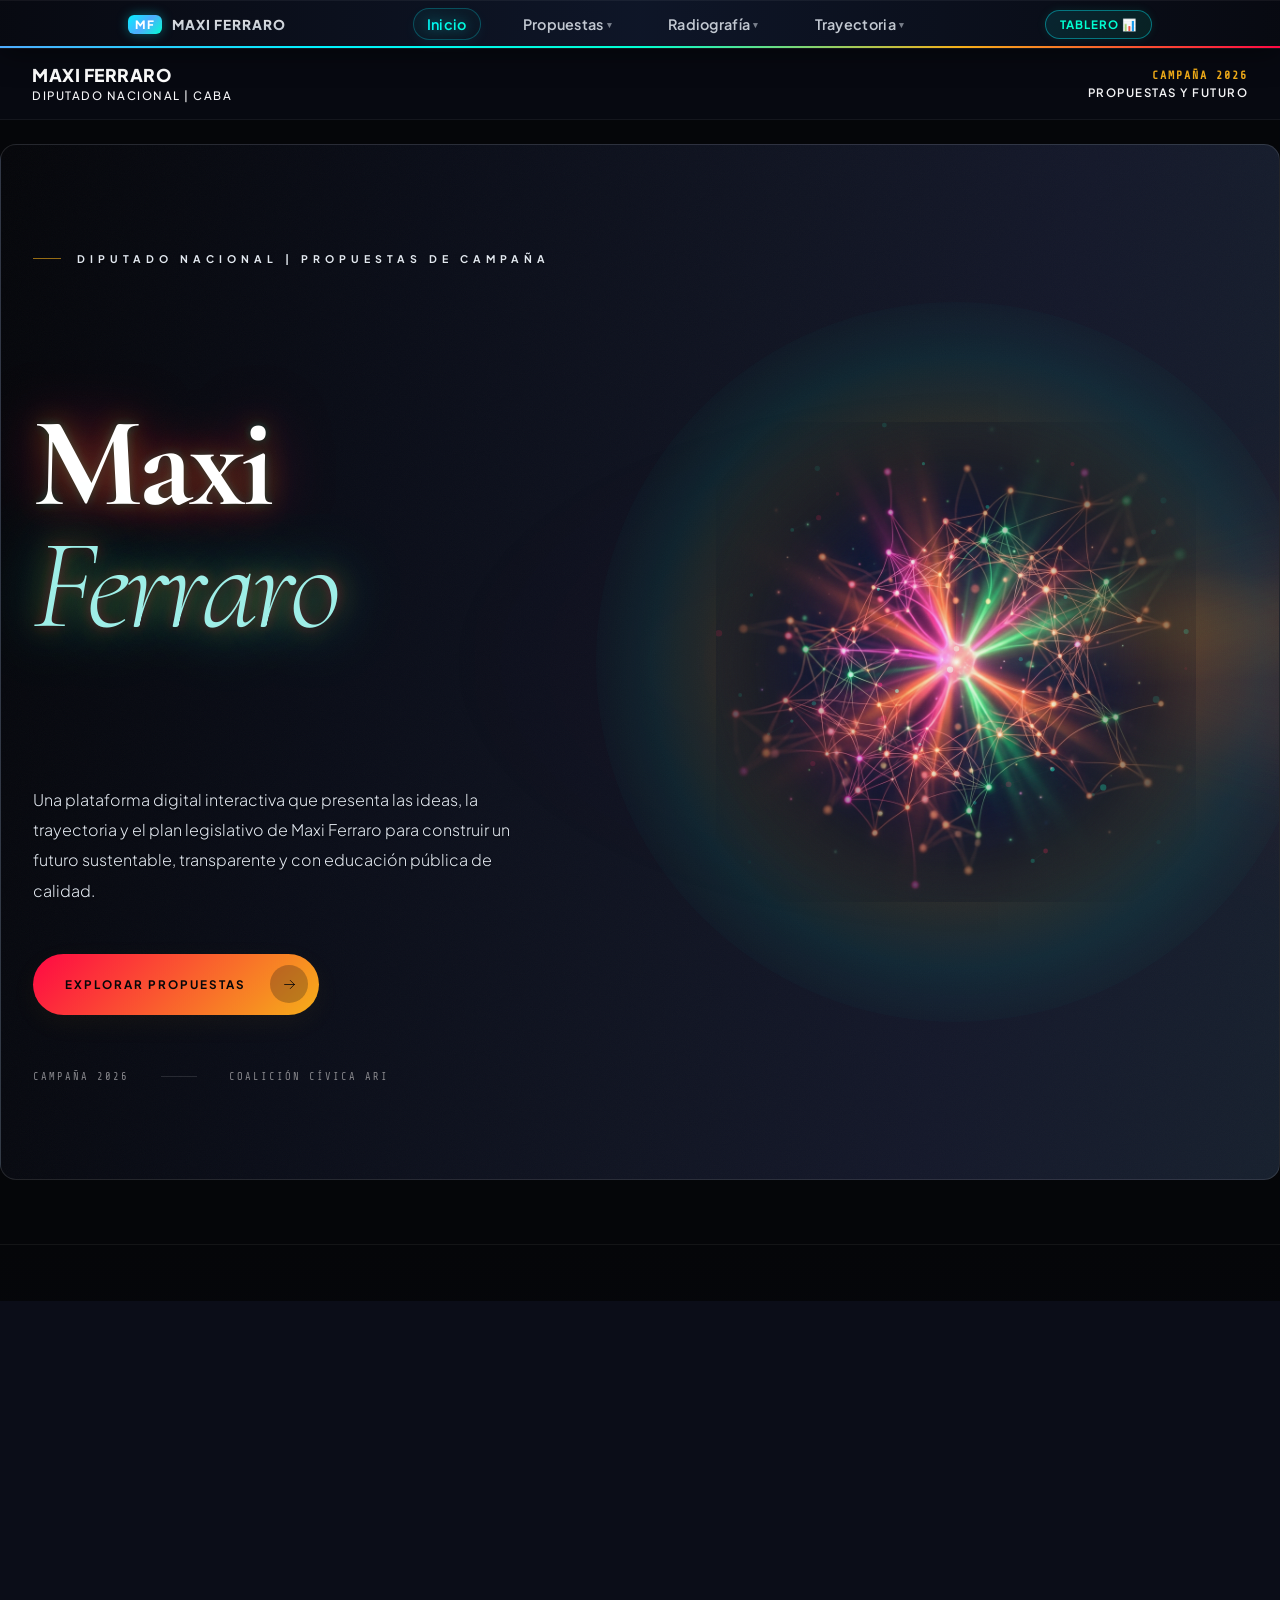
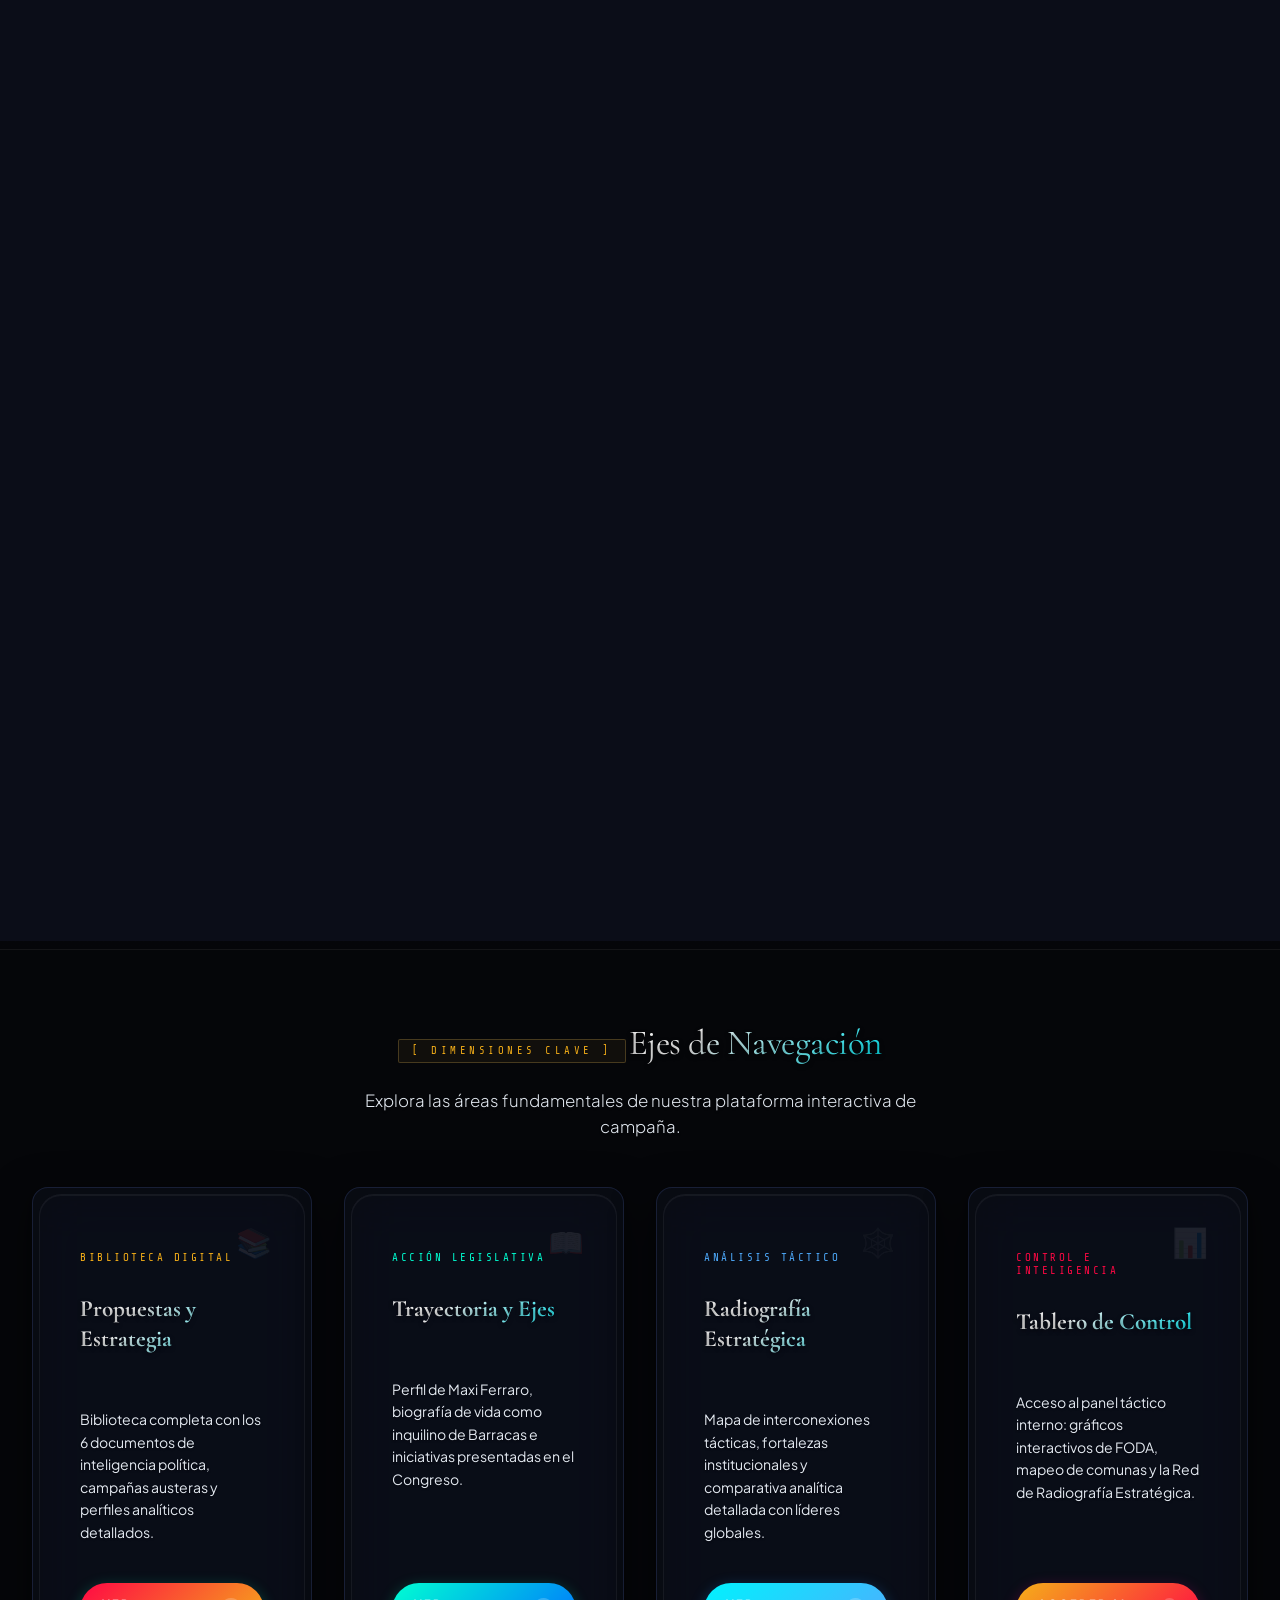
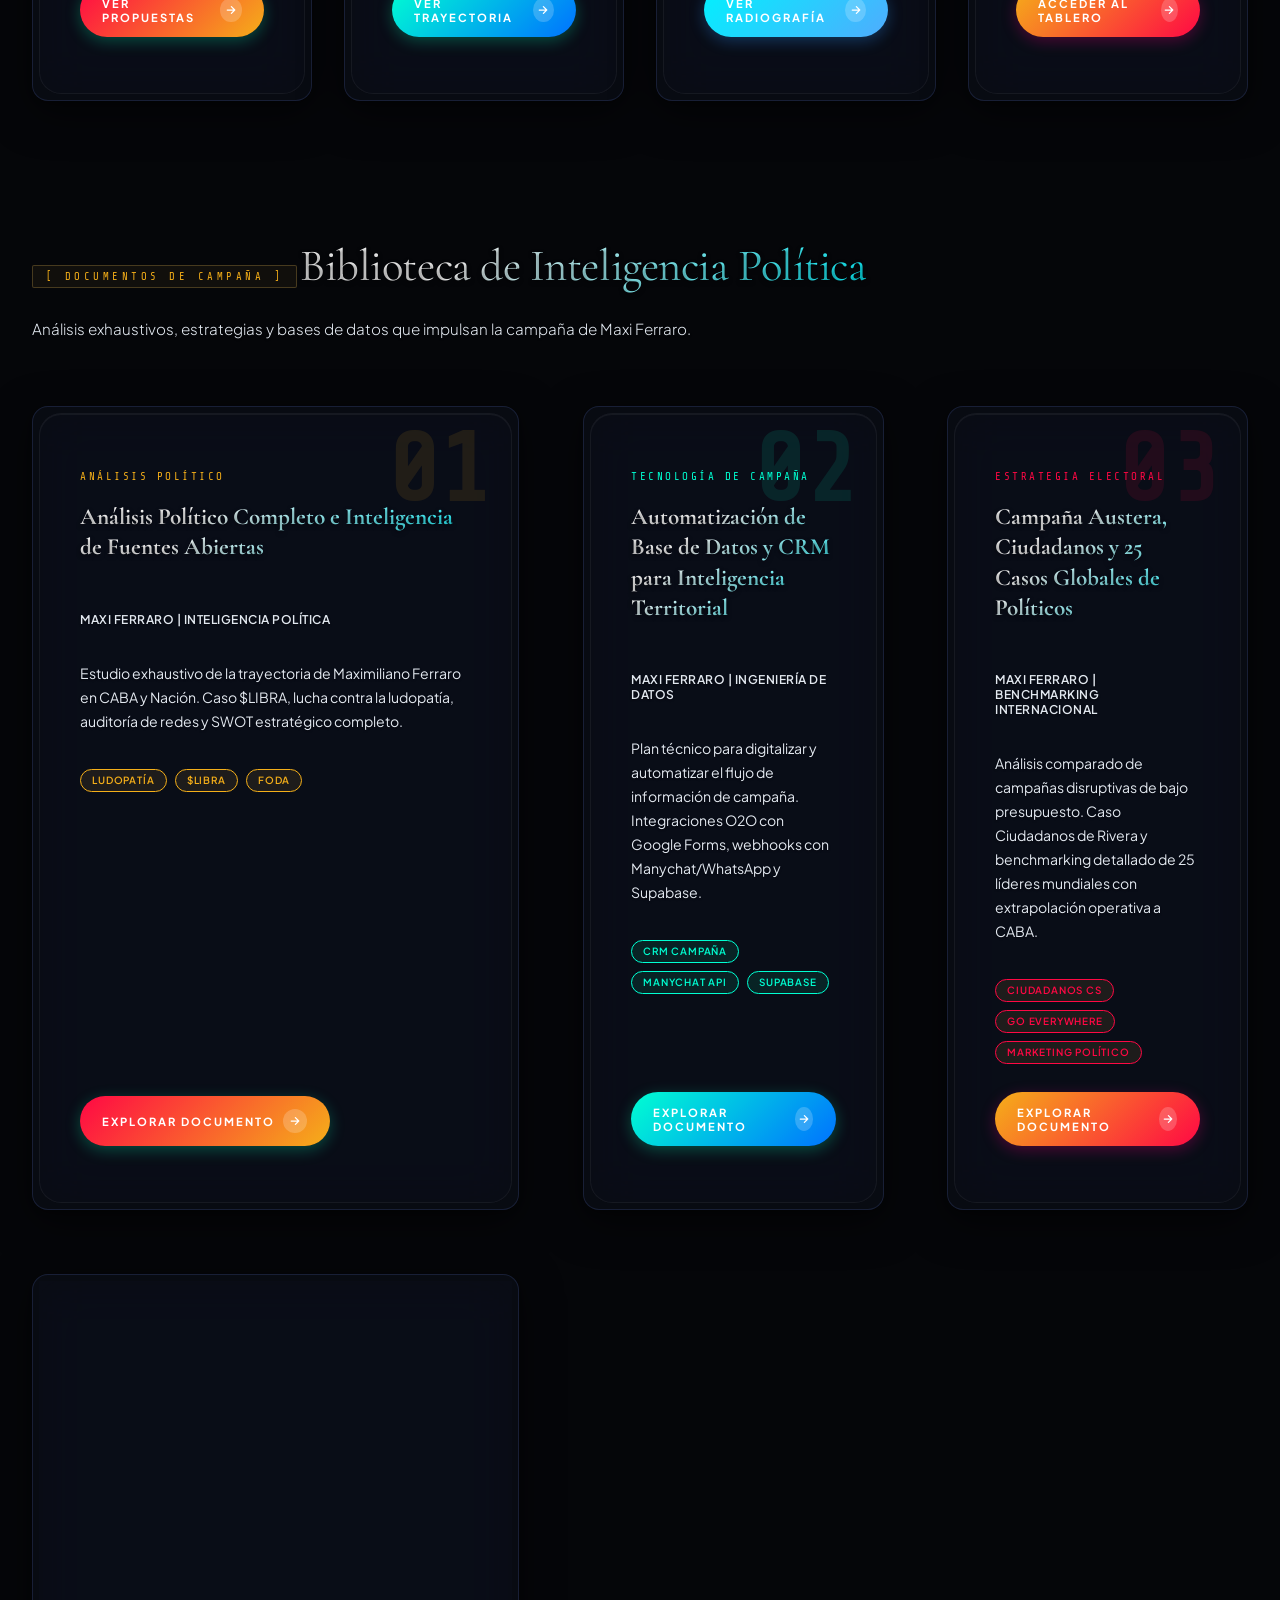
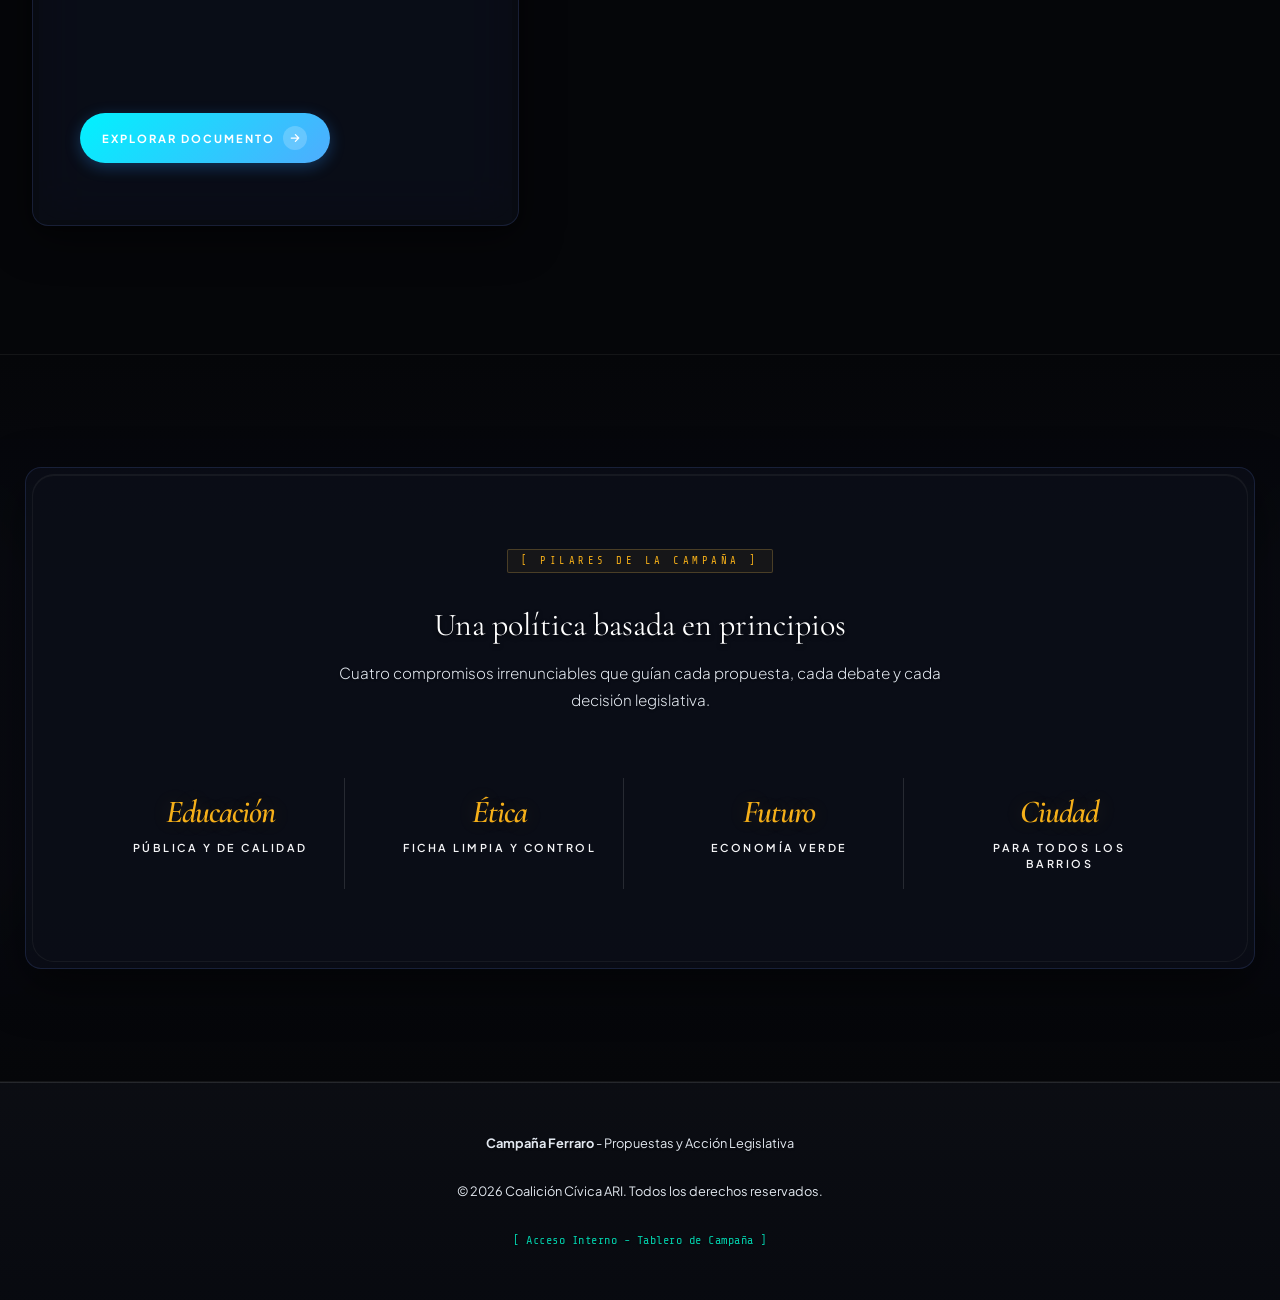
<file: index.html>
<!DOCTYPE html>
<html lang="es">
<head>
    <meta charset="UTF-8">
    <meta name="viewport" content="width=device-width, initial-scale=1.0">
    <meta name="description" content="Campaña Ferraro - Plataforma electoral de Maxi Ferraro, Diputado Nacional. Propuestas legislativas y plan de acción para construir un futuro sustentable, transparente y con educación de calidad.">
    <title>Campaña Ferraro | Maxi Ferraro</title>
    <link rel="icon" type="image/svg+xml" href="img/logo-ba.svg">
    <link href="https://fonts.googleapis.com/css2?family=Cormorant+Garamond:ital,wght@0,300;0,400;0,500;0,600;0,700;1,300;1,400;1,600&family=Plus+Jakarta+Sans:wght@300;400;500;600;700;800&family=Share+Tech+Mono&display=swap" rel="stylesheet">
    <link rel="stylesheet" href="css/styles.css">
</head>
<body>

    <!-- Rayo de faro: ilumina toda la publicación — símbolo de claridad sobre la oscuridad -->
    <div class="page-beam-overlay" id="page-beam" aria-hidden="true"></div>

    <!-- Orbes de luz de fondo flotantes (Efecto Colorista) -->
    <div class="bg-glow-orb orb-1" aria-hidden="true"></div>
    <div class="bg-glow-orb orb-2" aria-hidden="true"></div>
    <div class="bg-glow-orb orb-3" aria-hidden="true"></div>

    <!-- Menú Superior Anclado estilo Apple (Sticky Top Navbar) -->
    <header class="apple-navbar" id="apple-nav">
        <div class="navbar-container">
            <a href="#inicio" class="navbar-brand" id="navbar-brand">
                <span class="brand-logo">MF</span>
                <span class="brand-text">MAXI FERRARO</span>
            </a>
                 <!-- Links de Navegación (Desktop) -->
            <nav class="navbar-links" id="navbar-links-desktop">
                <div class="nav-item-dropdown">
                    <a href="#inicio" class="nav-link active" data-page="page-inicio">Inicio</a>
                </div>
                <div class="nav-item-dropdown">
                    <a href="#publicaciones" class="nav-link" data-page="page-publicaciones">Propuestas <span class="chevron-down">▾</span></a>
                    <div class="navbar-dropdown">
                        <a href="#doc-analisis-politico" class="dropdown-item">🔍 Análisis Político</a>
                        <a href="#doc-automatizacion" class="dropdown-item">🤖 Automatización de Datos</a>
                        <a href="#doc-campana-austera" class="dropdown-item">🌍 Campaña Austera y Políticos</a>
                        <a href="#doc-estrategia-caba" class="dropdown-item">🏙️ Estrategia CABA</a>
                    </div>
                </div>
                <div class="nav-item-dropdown">
                    <a href="#radiografia" class="nav-link" data-page="page-radiografia" id="link-radiografia">Radiografía <span class="chevron-down">▾</span></a>
                    <div class="navbar-dropdown">
                        <a href="#radiografia-red" class="dropdown-item">🕸️ Mapa de Nodos</a>
                        <a href="#radiografia-analisis" class="dropdown-item">🌎 Políticos Comparados</a>
                        <a href="#radiografia-territorio" class="dropdown-item">🏙️ Acción Territorial</a>
                    </div>
                </div>
                <div class="nav-item-dropdown">
                    <a href="#nosotros" class="nav-link" data-page="page-nosotros" id="link-nosotros">Trayectoria <span class="chevron-down">▾</span></a>
                    <div class="navbar-dropdown">
                        <a href="#biografia-seccion" class="dropdown-item">📖 Biografía</a>
                        <a href="#ejes-partidarios" class="dropdown-item">🏛️ Ejes Parlamentarios</a>
                        <a href="#iniciativas-legislativas" class="dropdown-item">📝 Iniciativas Legislativas</a>
                    </div>
                </div>
            </nav>
            
            <div class="navbar-actions">
                <a href="#dashboard" class="btn-navbar-join">Tablero 📊</a>
                <!-- Botón hamburguesa para móvil -->
                <button class="navbar-mobile-toggle" id="navbar-mobile-toggle" aria-label="Menú de navegación" aria-expanded="false">
                     <span class="bar bar-1"></span>
                     <span class="bar bar-2"></span>
                </button>
            </div>
        </div>
        
        <!-- Menú Móvil Desplegable -->
        <div class="navbar-mobile-drawer" id="navbar-mobile-drawer">
            <nav class="mobile-drawer-links">
                <a href="#inicio" class="mobile-drawer-link" data-page="page-inicio">Inicio</a>
                
                <span class="mobile-drawer-section-title">Propuestas</span>
                <a href="#doc-analisis-politico" class="mobile-drawer-sub-link">🔍 Análisis Político</a>
                <a href="#doc-automatizacion" class="mobile-drawer-sub-link">🤖 Automatización de Datos</a>
                <a href="#doc-campana-austera" class="mobile-drawer-sub-link">🌍 Campaña Austera y Políticos</a>
                <a href="#doc-estrategia-caba" class="mobile-drawer-sub-link">🏙️ Estrategia CABA</a>
                
                <a href="#radiografia" class="mobile-drawer-link" data-page="page-radiografia">Radiografía</a>
                <a href="#radiografia-red" class="mobile-drawer-sub-link">🕸️ Mapa de Nodos</a>
                <a href="#radiografia-analisis" class="mobile-drawer-sub-link">🌎 Políticos Comparados</a>
                <a href="#radiografia-territorio" class="mobile-drawer-sub-link">🏙️ Acción Territorial</a>

                <a href="#nosotros" class="mobile-drawer-link" data-page="page-nosotros">Trayectoria</a>
                <a href="#biografia-seccion" class="mobile-drawer-sub-link">📖 Biografía</a>
                <a href="#ejes-partidarios" class="mobile-drawer-sub-link">🏛️ Ejes Parlamentarios</a>
                <a href="#iniciativas-legislativas" class="mobile-drawer-sub-link">📝 Iniciativas Legislativas</a>

                <span class="mobile-drawer-section-title">Análisis</span>
                <a href="#dashboard" class="mobile-drawer-link" data-page="page-dashboard">📊 Tablero de Campaña</a>
            </nav>
        </div>
    </header>

    <!-- Contenedor general del contenido (para el desplazamiento) -->
    <div class="app-content-wrapper">
        <!-- Cabecera Institucional (reubicada dentro del contenedor) -->
        <header class="gcba-header">
            <div class="header-container">
                <div class="logos">
                    <div class="agency-title">
                        <span class="direccion" style="font-family: var(--font-sans); font-weight: 800; font-size: 1.1rem; letter-spacing: 0.5px; color: var(--color-texto);">MAXI FERRARO</span>
                        <span style="display: block; font-size: 0.72rem; color: var(--color-texto-dm); font-weight: 500; text-transform: uppercase; letter-spacing: 1.5px; margin-top: 0.1rem;">Diputado Nacional | CABA</span>
                    </div>
                </div>
                <div class="magazine-meta">
                    <span style="font-family: var(--font-mono); font-size: 0.72rem; letter-spacing: 2px; color: var(--color-naranja);">CAMPAÑA 2026</span>
                    <span style="display:block; font-size:0.72rem; margin-top:0.2rem; color: var(--color-texto-dm);">PROPUESTAS Y FUTURO</span>
                </div>
            </div>
        </header>

    <main class="magazine-container">

        <div id="page-radiografia" class="page-view" role="tabpanel" aria-labelledby="link-radiografia">
            
            <!-- Directorio de la Sección -->
            <div class="page-directory">
                <a href="#radiografia-red" class="directory-item" onclick="window.scrollTo({top: document.getElementById('radiografia-red').offsetTop - 80, behavior: 'smooth'}); return false;">
                    <span style="font-family: var(--font-mono); font-size: 0.65rem; color: var(--color-azul-anchor); letter-spacing: 1.5px; text-transform: uppercase;">[ SECCIÓN 01 ]</span>
                    <span style="font-family: var(--font-serif); font-size: 1.1rem; font-weight: bold; margin: 0.2rem 0; color: #fff;">Mapa de Nodos</span>
                    <span style="font-size: 0.72rem; color: var(--color-texto-muted);">Red interactiva de fortalezas y desafíos clave de Maxi.</span>
                </a>
                <a href="#radiografia-analisis" class="directory-item" onclick="window.scrollTo({top: document.getElementById('radiografia-analisis').offsetTop - 80, behavior: 'smooth'}); return false;">
                    <span style="font-family: var(--font-mono); font-size: 0.65rem; color: var(--color-naranja); letter-spacing: 1.5px; text-transform: uppercase;">[ SECCIÓN 02 ]</span>
                    <span style="font-family: var(--font-serif); font-size: 1.1rem; font-weight: bold; margin: 0.2rem 0; color: #fff;">Políticos Comparados</span>
                    <span style="font-size: 0.72rem; color: var(--color-texto-muted);">Análisis de perfiles y explotación de beneficios para popularidad.</span>
                </a>
                <a href="#radiografia-territorio" class="directory-item" onclick="window.scrollTo({top: document.getElementById('radiografia-territorio').offsetTop - 80, behavior: 'smooth'}); return false;">
                    <span style="font-family: var(--font-mono); font-size: 0.65rem; color: var(--color-verde); letter-spacing: 1.5px; text-transform: uppercase;">[ SECCIÓN 03 ]</span>
                    <span style="font-family: var(--font-serif); font-size: 1.1rem; font-weight: bold; margin: 0.2rem 0; color: #fff;">Acción Territorial</span>
                    <span style="font-size: 0.72rem; color: var(--color-texto-muted);">Estrategia de penetración barrial y "Auditor Ciudadano".</span>
                </a>
            </div>

            <!-- Sección 1: Red Táctica Interactiva -->
            <section id="radiografia-red" class="institucion-seccion" style="padding-bottom: 4rem; padding-top: 2rem;">
                <div style="max-width: 1100px; margin: 0 auto; padding: 0 2rem;">
                    <div style="text-align: center; margin-bottom: 3rem;">
                        <span class="mono-tag" style="color: var(--color-azul-anchor); border-color: var(--color-azul-anchor);">[ RADIOGRAFÍA ESTRATÉGICA: RED TÁCTICA ]</span>
                        <h2 style="font-family: var(--font-serif); font-size: 2.2rem; font-weight: 400; margin: 1rem 0; color: #fff;">Mapeo de Nodos Tácticos</h2>
                        <p style="color: var(--color-texto-dm); font-size: 1.05rem; line-height: 1.9; max-width: 65ch; margin: 0 auto;">
                            Hacé clic en los nodos de la red para explorar las fortalezas consolidadas y las vulnerabilidades estratégicas identificadas en el ecosistema porteño de campaña.
                        </p>
                    </div>

                    <div class="radiografia-container double-bezel-outer" style="border: 1px solid var(--color-linea); border-radius: var(--radius-xl); overflow: hidden; box-shadow: 0 16px 48px rgba(0,0,0,0.6);">
                        <div class="radiografia-inner double-bezel-inner" style="display: grid; grid-template-columns: 1.25fr 1fr; min-height: 520px;">
                            
                            <!-- Panel Izquierdo: Red Interactiva (Obsidian Graph View) -->
                            <div class="radiografia-network-side" style="height: 100%; min-height: 440px; display: flex; justify-content: center; align-items: center; border-right: 1px solid var(--color-linea);">
                                <div class="network-canvas" id="network-canvas" style="position: relative; width: 400px; height: 400px;">
                                    <!-- Hub Central (El Vault) -->
                                    <div class="network-hub" style="position: absolute; top: 200px; left: 200px; transform: translate(-50%, -50%); width: 90px; height: 90px; display: flex; justify-content: center; align-items: center; font-family: var(--font-mono); font-size: 0.72rem; letter-spacing: 1.5px; z-index: 10;">
                                        <span class="hub-label" style="text-align: center; line-height: 1.2; font-weight: 800;">MAXI<br>FERRARO</span>
                                    </div>
                                    
                                    <!-- Líneas Conectoras en SVG (Conexiones Internodo) -->
                                    <svg class="network-links" style="position: absolute; top: 0; left: 0; width: 100%; height: 100%; pointer-events: none; z-index: 5;">
                                        <!-- Conexiones Radiales al Core -->
                                        <line id="line-edu" x1="200" y1="200" x2="200" y2="80" stroke="var(--color-naranja)" stroke-dasharray="4" opacity="0.3" stroke-width="1.2" />
                                        <line id="line-transp" x1="200" y1="200" x2="310" y2="150" stroke="var(--color-verde)" stroke-dasharray="4" opacity="0.3" stroke-width="1.2" />
                                        <line id="line-amb" x1="200" y1="200" x2="270" y2="290" stroke="var(--color-fucsia)" stroke-dasharray="4" opacity="0.3" stroke-width="1.2" />
                                        <line id="line-estruc" x1="200" y1="200" x2="130" y2="290" stroke="var(--color-azul-anchor)" stroke-dasharray="4" opacity="0.3" stroke-width="1.2" />
                                        <line id="line-electoral" x1="200" y1="200" x2="90" y2="150" stroke="var(--color-fucsia)" stroke-dasharray="4" opacity="0.3" stroke-width="1.2" />
                                        
                                        <!-- Conexiones Internodos (Bóveda de Conocimiento) -->
                                        <line id="line-edu-transp" x1="200" y1="80" x2="310" y2="150" stroke="var(--color-verde)" stroke-dasharray="3" opacity="0.25" stroke-width="1" />
                                        <line id="line-edu-amb" x1="200" y1="80" x2="270" y2="290" stroke="var(--color-fucsia)" stroke-dasharray="3" opacity="0.25" stroke-width="1" />
                                        <line id="line-transp-estruc" x1="310" y1="150" x2="130" y2="290" stroke="var(--color-azul-anchor)" stroke-dasharray="3" opacity="0.25" stroke-width="1" />
                                        <line id="line-amb-electoral" x1="270" y1="290" x2="90" y2="150" stroke="var(--color-fucsia)" stroke-dasharray="3" opacity="0.25" stroke-width="1" />
                                        <line id="line-electoral-edu" x1="90" y1="150" x2="200" y2="80" stroke="var(--color-naranja)" stroke-dasharray="3" opacity="0.25" stroke-width="1" />
                                        <line id="line-estruc-electoral" x1="130" y1="290" x2="90" y2="150" stroke="var(--color-azul-anchor)" stroke-dasharray="3" opacity="0.25" stroke-width="1" />
                                        <line id="line-amb-estruc" x1="270" y1="290" x2="130" y2="290" stroke="var(--color-azul-anchor)" stroke-dasharray="3" opacity="0.25" stroke-width="1" />
                                    </svg>
                                    
                                    <!-- Nodos del Vault -->
                                    <!-- Nodo 1: Educación -->
                                    <div class="network-node node-edu active" data-target="info-edu" style="position: absolute; top: 80px; left: 200px; transform: translate(-50%, -50%);" title="[[Educación]]">
                                        <div class="node-pulse pulse-naranja"></div>
                                        <span class="node-icon">📚</span>
                                        <span class="node-tag-label" style="position: absolute; top: 115%; font-size: 0.58rem; font-weight: 700; color: var(--color-texto-muted); text-transform: uppercase; letter-spacing: 1.2px; white-space: nowrap;">[[Educación]]</span>
                                    </div>
                                    <!-- Nodo 2: Transparencia -->
                                    <div class="network-node node-transp" data-target="info-transp" style="position: absolute; top: 150px; left: 310px; transform: translate(-50%, -50%);" title="[[Transparencia]]">
                                        <div class="node-pulse pulse-verde"></div>
                                        <span class="node-icon">⚖️</span>
                                        <span class="node-tag-label" style="position: absolute; top: 115%; font-size: 0.58rem; font-weight: 700; color: var(--color-texto-muted); text-transform: uppercase; letter-spacing: 1.2px; white-space: nowrap;">[[Transparencia]]</span>
                                    </div>
                                    <!-- Nodo 3: Ambiente -->
                                    <div class="network-node node-amb" data-target="info-amb" style="position: absolute; top: 290px; left: 270px; transform: translate(-50%, -50%);" title="[[Ambiente]]">
                                        <div class="node-pulse pulse-fucsia"></div>
                                        <span class="node-icon">🌱</span>
                                        <span class="node-tag-label" style="position: absolute; top: 115%; font-size: 0.58rem; font-weight: 700; color: var(--color-texto-muted); text-transform: uppercase; letter-spacing: 1.2px; white-space: nowrap;">[[Ambiente]]</span>
                                    </div>
                                    <!-- Nodo 4: Estructura -->
                                    <div class="network-node node-estruc" data-target="info-estruc" style="position: absolute; top: 290px; left: 130px; transform: translate(-50%, -50%);" title="[[Estructura]]">
                                        <div class="node-pulse pulse-azul"></div>
                                        <span class="node-icon">🔗</span>
                                        <span class="node-tag-label" style="position: absolute; top: 115%; font-size: 0.58rem; font-weight: 700; color: var(--color-texto-muted); text-transform: uppercase; letter-spacing: 1.2px; white-space: nowrap;">[[Estructura]]</span>
                                    </div>
                                    <!-- Nodo 5: Electoral -->
                                    <div class="network-node node-electoral" data-target="info-electoral" style="position: absolute; top: 150px; left: 90px; transform: translate(-50%, -50%);" title="[[Electoral]]">
                                        <div class="node-pulse pulse-fucsia-azul"></div>
                                        <span class="node-icon">🗳️</span>
                                        <span class="node-tag-label" style="position: absolute; top: 115%; font-size: 0.58rem; font-weight: 700; color: var(--color-texto-muted); text-transform: uppercase; letter-spacing: 1.2px; white-space: nowrap;">[[Electoral]]</span>
                                    </div>
                                </div>
                            </div>
                            
                            <!-- Panel Derecho: Visor de Notas de Obsidian -->
                            <div class="radiografia-info-side" style="padding: 1.5rem; display: flex; align-items: center;">
                                <div class="obsidian-note-container">
                                    <!-- Cabecera de la Nota (Pestaña Obsidian) -->
                                    <div class="obsidian-note-header">
                                        <div class="obsidian-note-tab">
                                            <span style="font-size: 0.8rem;">📝</span>
                                            <span id="obsidian-tab-title" style="letter-spacing: 0.5px;">vault://notes/Educación.md</span>
                                        </div>
                                        <div style="display: flex; gap: 0.8rem; font-size: 0.68rem; align-items: center;">
                                            <span style="color: #00e5a3; font-weight: 600;"><span style="font-size: 0.6rem;">👁️</span> Vista de Nota</span>
                                            <span style="opacity: 0.45; cursor: not-allowed;"><span style="font-size: 0.6rem;">✏️</span> Editar</span>
                                            <span style="opacity: 0.45;">⚙️</span>
                                        </div>
                                    </div>
                                    
                                    <!-- Contenido de la Nota -->
                                    <div class="obsidian-note-content">
                                        
                                        <!-- Nota 1: Educación -->
                                        <div class="info-card active" id="info-edu" data-tab-name="vault://notes/Educación.md">
                                            <!-- YAML Frontmatter Properties -->
                                            <div class="obsidian-yaml">
                                                <div><span class="obsidian-yaml-key">type</span>: <span class="obsidian-yaml-val">fortaleza</span></div>
                                                <div><span class="obsidian-yaml-key">dimension</span>: <span class="obsidian-yaml-val">social_educacion</span></div>
                                                <div><span class="obsidian-yaml-key">status</span>: <span class="obsidian-yaml-val">active</span></div>
                                                <div><span class="obsidian-yaml-key">tags</span>: <span class="obsidian-yaml-val">[<a class="obsidian-tag-badge">#unicaba</a>, <a class="obsidian-tag-badge">#polo-walsh</a>, <a class="obsidian-tag-badge">#180-dias</a>]</span></div>
                                            </div>
                                            
                                            <h3 style="font-family: var(--font-serif); font-size: 1.55rem; font-weight: 400; color: #fff; margin-bottom: 1.2rem;">📚 <span class="obsidian-wiki-link" data-wiki="info-edu" style="cursor: pointer; text-decoration: underline; color: var(--color-naranja);">[[Educación]]</span>: Reforma Escolar y Control</h3>
                                            
                                            <p style="font-size: 0.9rem; color: var(--color-texto-dm); margin-bottom: 1.5rem; line-height: 1.75;">
                                                Trayectoria y liderazgo en defense de la formación pública. Representa un activo clave en la articulación de propuestas técnicas ante docentes y estudiantes del distrito.
                                            </p>
                                            
                                            <h4 class="obsidian-section-title">Hitos Investigativos &amp; Gestión de Crisis</h4>
                                            
                                            <p style="font-size: 0.88rem; color: var(--color-texto-dm); line-height: 1.7; margin-bottom: 1.2rem;">
                                                • <strong>Resistencia a la UniCABA (2017-2018):</strong> Como presidente de la Comisión de Educación, lideró las audiencias que evitaron el cierre de los 29 históricos institutos terciarios de formación docente. Negoció el dictamen de coexistencia aprobado por 34 a 26 votos en la sesión del 22 de noviembre de 2018. [[UniCABA_Auditoría]]
                                            </p>
                                            
                                            <p style="font-size: 0.88rem; color: var(--color-texto-dm); line-height: 1.7; margin-bottom: 1.2rem;">
                                                • <strong>Polo Walsh e Infraestructura (Comuna 8):</strong> Inspeccionó de forma sorpresiva las instalaciones del Polo Walsh en Soldati, denunciando la presencia de roedores e infestación en lactarios. Esto cruzó la agenda de educación con el problema del corredor del sur de CABA. [[Polo_Walsh_Auditoría]]
                                            </p>
                                            
                                            <p style="font-size: 0.88rem; color: var(--color-texto-dm); line-height: 1.7; margin-bottom: 1.2rem;">
                                                • <strong>Servicio Esencial y Conectividad:</strong> Impulsor del proyecto nacional de Servicio Educativo Esencial para blindar los 180 días de clases y el financiamiento de fibra óptica simétrica en consorcios escolares. [[Servicio_Educativo_Esencial]]
                                            </p>
                                            
                                            <h4 class="obsidian-section-title">Tareas de Auditoría</h4>
                                            <ul class="obsidian-checklist">
                                                <li class="obsidian-checklist-item">
                                                    <span class="obsidian-checkbox checked"></span>
                                                    <span>Dictaminar coexistencia para salvar profesorados.</span>
                                                </li>
                                                <li class="obsidian-checklist-item">
                                                    <span class="obsidian-checkbox checked"></span>
                                                    <span>Media sanción de Servicio Educativo Esencial en Diputados.</span>
                                                </li>
                                                <li class="obsidian-checklist-item">
                                                    <span class="obsidian-checkbox unchecked"></span>
                                                    <span>Auditar presupuesto del Ministerio de Educación de CABA en infraestructura del sur.</span>
                                                </li>
                                            </ul>
                                            
                                            <div class="info-metrics" style="display: flex; gap: 2rem; margin-top: 1.5rem; border-top: 1px solid rgba(255,255,255,0.06); padding-top: 1.25rem;">
                                                <div class="info-metric-item" style="display: flex; flex-direction: column;">
                                                    <span class="metric-num" style="font-family: var(--font-mono); font-size: 1.5rem; font-weight: 700; color: var(--color-naranja);">180</span>
                                                    <span class="metric-txt" style="font-size: 0.65rem; color: var(--color-texto-muted); font-weight: 600; text-transform: uppercase; letter-spacing: 0.8px; margin-top: 0.2rem;">Días de Clases</span>
                                                </div>
                                                <div class="info-metric-item" style="display: flex; flex-direction: column;">
                                                    <span class="metric-num" style="font-family: var(--font-mono); font-size: 1.5rem; font-weight: 700; color: var(--color-naranja);">29</span>
                                                    <span class="metric-txt" style="font-size: 0.65rem; color: var(--color-texto-muted); font-weight: 600; text-transform: uppercase; letter-spacing: 0.8px; margin-top: 0.2rem;">Terciarios Protegidos</span>
                                                </div>
                                            </div>
                                        </div>
                                        
                                        <!-- Nota 2: Transparencia -->
                                        <div class="info-card" id="info-transp" style="display: none;" data-tab-name="vault://notes/Transparencia.md">
                                            <!-- YAML Frontmatter Properties -->
                                            <div class="obsidian-yaml">
                                                <div><span class="obsidian-yaml-key">type</span>: <span class="obsidian-yaml-val">fortaleza</span></div>
                                                <div><span class="obsidian-yaml-key">dimension</span>: <span class="obsidian-yaml-val">integridad_institucional</span></div>
                                                <div><span class="obsidian-yaml-key">status</span>: <span class="obsidian-yaml-val">high_priority</span></div>
                                                <div><span class="obsidian-yaml-key">tags</span>: <span class="obsidian-yaml-val">[<a class="obsidian-tag-badge">#caso-libra</a>, <a class="obsidian-tag-badge">#dnu-side</a>, <a class="obsidian-tag-badge">#ficha-limpia</a>]</span></div>
                                            </div>
                                            
                                            <h3 style="font-family: var(--font-serif); font-size: 1.55rem; font-weight: 400; color: #fff; margin-bottom: 1.2rem;">⚖️ <span class="obsidian-wiki-link" data-wiki="info-transp" style="cursor: pointer; text-decoration: underline; color: var(--color-verde);">[[Transparencia]]</span>: Fiscalización y Ficha Limpia</h3>
                                            
                                            <p style="font-size: 0.9rem; color: var(--color-texto-dm); margin-bottom: 1.5rem; line-height: 1.75;">
                                                El eje moral innegociable de la Coalición Cívica. Funciona como un elemento diferenciador ético frente a la opacidad presupuestaria y a la triangulación de negocios financieros.
                                            </p>
                                            
                                            <h4 class="obsidian-section-title">Hitos Investigativos &amp; Control Público</h4>
                                            
                                            <p style="font-size: 0.88rem; color: var(--color-texto-dm); line-height: 1.7; margin-bottom: 1.2rem;">
                                                • <strong>Investigación del Caso $LIBRA:</strong> Lideró la Comisión que expuso la estafa Pump & Dump del token promovido en redes oficiales. Redactó el Informe Final de 200 páginas que detalla el desvío y contrato de coimas por $5M USD entre Hayden Davis y Mauricio Novelli. Denunció al fiscal Taiano por obstrucción. [[Caso_$LIBRA]]
                                            </p>
                                            
                                            <p style="font-size: 0.88rem; color: var(--color-texto-dm); line-height: 1.7; margin-bottom: 1.2rem;">
                                                • <strong>Anulación del Presupuesto SIDE (DNU 656/2024):</strong> Coordinó el rechazo histórico del decreto que asignaba $100.000 millones en fondos reservados sin rendición para espionaje político ilegal, logrando la primera anulación de un DNU presupuestario desde 1983. [[DNU_656_2024]]
                                            </p>
                                            
                                            <p style="font-size: 0.88rem; color: var(--color-texto-dm); line-height: 1.7; margin-bottom: 1.2rem;">
                                                • <strong>Consenso Ficha Limpia:</strong> Impulsó en la legislatura la ordenanza para inhabilitar postulaciones políticas de personas con fallos de corrupción de segunda instancia. [[Ficha_Limpia]]
                                            </p>
                                            
                                            <h4 class="obsidian-section-title">Tareas de Auditoría</h4>
                                            <ul class="obsidian-checklist">
                                                <li class="obsidian-checklist-item">
                                                    <span class="obsidian-checkbox checked"></span>
                                                    <span>Derogar DNU de los $100.000M de SIDE en el Congreso.</span>
                                                </li>
                                                <li class="obsidian-checklist-item">
                                                    <span class="obsidian-checkbox checked"></span>
                                                    <span>Presentar informe forense sobre el Caso $LIBRA y sobornos.</span>
                                                </li>
                                                <li class="obsidian-checklist-item">
                                                    <span class="obsidian-checkbox unchecked"></span>
                                                    <span>Monitorear e impulsar la causa penal de Taiano y logs DATIP.</span>
                                                </li>
                                            </ul>
                                            
                                            <div class="info-metrics" style="display: flex; gap: 2rem; margin-top: 1.5rem; border-top: 1px solid rgba(255,255,255,0.06); padding-top: 1.25rem;">
                                                <div class="info-metric-item" style="display: flex; flex-direction: column;">
                                                    <span class="metric-num" style="font-family: var(--font-mono); font-size: 1.5rem; font-weight: 700; color: var(--color-verde);">$5M</span>
                                                    <span class="metric-txt" style="font-size: 0.65rem; color: var(--color-texto-muted); font-weight: 600; text-transform: uppercase; letter-spacing: 0.8px; margin-top: 0.2rem;">Coimas Davis-Novelli</span>
                                                </div>
                                                <div class="info-metric-item" style="display: flex; flex-direction: column;">
                                                    <span class="metric-num" style="font-family: var(--font-mono); font-size: 1.5rem; font-weight: 700; color: var(--color-verde);">$100K M</span>
                                                    <span class="metric-txt" style="font-size: 0.65rem; color: var(--color-texto-muted); font-weight: 600; text-transform: uppercase; letter-spacing: 0.8px; margin-top: 0.2rem;">Frenado Fondos SIDE</span>
                                                </div>
                                            </div>
                                        </div>
                                        
                                        <!-- Nota 3: Ambiente -->
                                        <div class="info-card" id="info-amb" style="display: none;" data-tab-name="vault://notes/Ambiente_y_CUR.md">
                                            <!-- YAML Frontmatter Properties -->
                                            <div class="obsidian-yaml">
                                                <div><span class="obsidian-yaml-key">type</span>: <span class="obsidian-yaml-val">fortaleza</span></div>
                                                <div><span class="obsidian-yaml-key">dimension</span>: <span class="obsidian-yaml-val">desarrollo_urbano</span></div>
                                                <div><span class="obsidian-yaml-key">status</span>: <span class="obsidian-yaml-val">active</span></div>
                                                <div><span class="obsidian-yaml-key">tags</span>: <span class="obsidian-yaml-val">[<a class="obsidian-tag-badge">#codigo-urbanistico</a>, <a class="obsidian-tag-badge">#escazu</a>, <a class="obsidian-tag-badge">#basura</a>]</span></div>
                                            </div>
                                            
                                            <h3 style="font-family: var(--font-serif); font-size: 1.55rem; font-weight: 400; color: #fff; margin-bottom: 1.2rem;">🌱 <span class="obsidian-wiki-link" data-wiki="info-amb" style="cursor: pointer; text-decoration: underline; color: var(--color-fucsia);">[[Ambiente y CUR]]</span>: Desarrollo y Agenda Verde</h3>
                                            
                                            <p style="font-size: 0.9rem; color: var(--color-texto-dm); margin-bottom: 1.5rem; line-height: 1.75;">
                                                Defensa del asoleamiento residencial, del arbolado público y del reciclado circular barrial frente a la especulación de las constructoras aliadas al poder local.
                                            </p>
                                            
                                            <h4 class="obsidian-section-title">Fiscalización del Territorio</h4>
                                            
                                            <p style="font-size: 0.88rem; color: var(--color-texto-dm); line-height: 1.7; margin-bottom: 1.2rem;">
                                                • <strong>Freno al Código Urbanístico (CUR):</strong> Campaña persistente contra excepciones edilicias abusivas que blanquean obras de hasta 5.000 m² en áreas puramente residenciales de Colegiales, Recoleta y Palermo, saturando la red cloacal. [[Código_Urbanístico]]
                                            </p>
                                            
                                            <p style="font-size: 0.88rem; color: var(--color-texto-dm); line-height: 1.7; margin-bottom: 1.2rem;">
                                                • <strong>Acuerdo Regional de Escazú:</strong> Impulsor clave de la ratificación parlamentaria del acuerdo que garantiza acceso a datos y justicia ambiental en pleitos vecinales por espacios verdes. [[Acuerdo_de_Escazú]]
                                            </p>
                                            
                                            <p style="font-size: 0.88rem; color: var(--color-texto-dm); line-height: 1.7; margin-bottom: 1.2rem;">
                                                • <strong>Auditoría de Higiene y Recolección:</strong> Inspección de los contratos viciados del servicio de basura en CABA, cruzando datos de pliegos prorrogados de forma irregular con la suciedad urbana. [[Licitación_Basura]]
                                            </p>
                                            
                                            <h4 class="obsidian-section-title">Tareas de Auditoría</h4>
                                            <ul class="obsidian-checklist">
                                                <li class="obsidian-checklist-item">
                                                    <span class="obsidian-checkbox checked"></span>
                                                    <span>Ratificar Acuerdo de Escazú en la Cámara Nacional.</span>
                                                </li>
                                                <li class="obsidian-checklist-item">
                                                    <span class="obsidian-checkbox unchecked"></span>
                                                    <span>Mapear y judicializar las excepciones edilicias del CUR mayores a 5.000m² en Comunas 2, 13 y 14.</span>
                                                </li>
                                                <li class="obsidian-checklist-item">
                                                    <span class="obsidian-checkbox unchecked"></span>
                                                    <span>Denunciar la prórroga ilegal de contratos de higiene urbana en CABA.</span>
                                                </li>
                                            </ul>
                                            
                                            <div class="info-metrics" style="display: flex; gap: 2rem; margin-top: 1.5rem; border-top: 1px solid rgba(255,255,255,0.06); padding-top: 1.25rem;">
                                                <div class="info-metric-item" style="display: flex; flex-direction: column;">
                                                    <span class="metric-num" style="font-family: var(--font-mono); font-size: 1.5rem; font-weight: 700; color: var(--color-fucsia);">5.000m²</span>
                                                    <span class="metric-txt" style="font-size: 0.65rem; color: var(--color-texto-muted); font-weight: 600; text-transform: uppercase; letter-spacing: 0.8px; margin-top: 0.2rem;">Límite de Excepción</span>
                                                </div>
                                                <div class="info-metric-item" style="display: flex; flex-direction: column;">
                                                    <span class="metric-num" style="font-family: var(--font-mono); font-size: 1.5rem; font-weight: 700; color: var(--color-fucsia);">Escazú</span>
                                                    <span class="metric-txt" style="font-size: 0.65rem; color: var(--color-texto-muted); font-weight: 600; text-transform: uppercase; letter-spacing: 0.8px; margin-top: 0.2rem;">Ratificación Ambiental</span>
                                                </div>
                                            </div>
                                        </div>
                                        
                                        <!-- Nota 4: Estructura -->
                                        <div class="info-card" id="info-estruc" style="display: none;" data-tab-name="vault://notes/Estructura_Partidaria.md">
                                            <!-- YAML Frontmatter Properties -->
                                            <div class="obsidian-yaml">
                                                <div><span class="obsidian-yaml-key">type</span>: <span class="obsidian-yaml-val">desafio</span></div>
                                                <div><span class="obsidian-yaml-key">dimension</span>: <span class="obsidian-yaml-val">organizacion_partidaria</span></div>
                                                <div><span class="obsidian-yaml-key">status</span>: <span class="obsidian-yaml-val">development</span></div>
                                                <div><span class="obsidian-yaml-key">tags</span>: <span class="obsidian-yaml-val">[<a class="obsidian-tag-badge">#crm-supabase</a>, <a class="obsidian-tag-badge">#fiscales-digitales</a>, <a class="obsidian-tag-badge">#voluntariado</a>]</span></div>
                                            </div>
                                            
                                            <h3 style="font-family: var(--font-serif); font-size: 1.55rem; font-weight: 400; color: #fff; margin-bottom: 1.2rem;">🔗 <span class="obsidian-wiki-link" data-wiki="info-estruc" style="cursor: pointer; text-decoration: underline; color: var(--color-azul-anchor);">[[Estructura]]</span>: Automatización Orgánica</h3>
                                            
                                            <p style="font-size: 0.9rem; color: var(--color-texto-dm); margin-bottom: 1.5rem; line-height: 1.75;">
                                                Compensación de la asimetría de aparato político frente a los grandes oficialismos urbanos mediante el despliegue de herramientas open-source de recolección y seguridad de datos.
                                            </p>
                                            
                                            <h4 class="obsidian-section-title">Inteligencia de Datos Aplicada</h4>
                                            
                                            <p style="font-size: 0.88rem; color: var(--color-texto-dm); line-height: 1.7; margin-bottom: 1.2rem;">
                                                • <strong>CRM y Postgres en Supabase:</strong> Consolidación de un motor de base de datos relacional para evitar intermediarios comerciales y coordinar de forma encriptada a 50.000 militantes y afiliados. [[Estructura_CRM_Setup]]
                                            </p>
                                            
                                            <p style="font-size: 0.88rem; color: var(--color-texto-dm); line-height: 1.7; margin-bottom: 1.2rem;">
                                                • <strong>Red de Fiscalización Digital:</strong> Plataforma móvil para reclutamiento, capacitación y coordinación georreferenciada de 1.200 fiscales de mesa, con reporte y digitalización en tiempo real de las actas de escrutinio para el conteo paralelo. [[Fiscales_Digitales]]
                                            </p>
                                            
                                            <p style="font-size: 0.88rem; color: var(--color-texto-dm); line-height: 1.7; margin-bottom: 1.2rem;">
                                                • <strong>WhatsApp y Webhooks:</strong> Reemplazo del límite de Manychat gratuito (1.000 contactos) por webhooks Node.js programados en Google Antigravity para inyecciones territoriales de audios manzana por manzana. [[WhatsApp_Micro_Audios]]
                                            </p>
                                            
                                            <h4 class="obsidian-section-title">Tareas de Auditoría</h4>
                                            <ul class="obsidian-checklist">
                                                <li class="obsidian-checklist-item">
                                                    <span class="obsidian-checkbox checked"></span>
                                                    <span>Sincronizar base de datos en Supabase mediante Google Workspace MCP.</span>
                                                </li>
                                                <li class="obsidian-checklist-item">
                                                    <span class="obsidian-checkbox unchecked"></span>
                                                    <span>Completar la red de 1.200 fiscales con capacitación móvil offline-first.</span>
                                                </li>
                                                <li class="obsidian-checklist-item">
                                                    <span class="obsidian-checkbox unchecked"></span>
                                                    <span>Integrar base de datos del SUACI con el mapeo del GIS del Vault.</span>
                                                </li>
                                            </ul>
                                            
                                            <div class="info-metrics" style="display: flex; gap: 2rem; margin-top: 1.5rem; border-top: 1px solid rgba(255,255,255,0.06); padding-top: 1.25rem;">
                                                <div class="info-metric-item" style="display: flex; flex-direction: column;">
                                                    <span class="metric-num" style="font-family: var(--font-mono); font-size: 1.5rem; font-weight: 700; color: var(--color-azul-anchor);">50K</span>
                                                    <span class="metric-txt" style="font-size: 0.65rem; color: var(--color-texto-muted); font-weight: 600; text-transform: uppercase; letter-spacing: 0.8px; margin-top: 0.2rem;">MAUs CRM Gratuitos</span>
                                                </div>
                                                <div class="info-metric-item" style="display: flex; flex-direction: column;">
                                                    <span class="metric-num" style="font-family: var(--font-mono); font-size: 1.5rem; font-weight: 700; color: var(--color-azul-anchor);">1.200</span>
                                                    <span class="metric-txt" style="font-size: 0.65rem; color: var(--color-texto-muted); font-weight: 600; text-transform: uppercase; letter-spacing: 0.8px; margin-top: 0.2rem;">Fiscales de Control</span>
                                                </div>
                                            </div>
                                        </div>
                                        
                                        <!-- Nota 5: Electoral -->
                                        <div class="info-card" id="info-electoral" style="display: none;" data-tab-name="vault://notes/Inserción_Electoral.md">
                                            <!-- YAML Frontmatter Properties -->
                                            <div class="obsidian-yaml">
                                                <div><span class="obsidian-yaml-key">type</span>: <span class="obsidian-yaml-val">desafio</span></div>
                                                <div><span class="obsidian-yaml-key">dimension</span>: <span class="obsidian-yaml-val">insercion_territorial</span></div>
                                                <div><span class="obsidian-yaml-key">status</span>: <span class="obsidian-yaml-val">active</span></div>
                                                <div><span class="obsidian-yaml-key">tags</span>: <span class="obsidian-yaml-val">[<a class="obsidian-tag-badge">#micro-problemas</a>, <a class="obsidian-tag-badge">#suaci</a>, <a class="obsidian-tag-badge">#subte-users</a>]</span></div>
                                            </div>
                                            
                                            <h3 style="font-family: var(--font-serif); font-size: 1.55rem; font-weight: 400; color: #fff; margin-bottom: 1.2rem;">🗳️ <span class="obsidian-wiki-link" data-wiki="info-electoral" style="cursor: pointer; text-decoration: underline; color: var(--color-fucsia);">[[Electoral]]</span>: Inserción y Micro-Problemas</h3>
                                            
                                            <p style="font-size: 0.9rem; color: var(--color-texto-dm); margin-bottom: 1.5rem; line-height: 1.75;">
                                                El cruce del puente hacia el sur y los sectores populares. Traslación del capital legislativo ético en la resolución directa del metro cuadrado y reclamo barrial.
                                            </p>
                                            
                                            <h4 class="obsidian-section-title">Territorio &amp; Movilidad</h4>
                                            
                                            <p style="font-size: 0.88rem; color: var(--color-texto-dm); line-height: 1.7; margin-bottom: 1.2rem;">
                                                • <strong>Mapeo Táctico del SUACI:</strong> Dirección de caminatas territoriales mediante datasets de reclamos comunales atrasados (luminarias, baches). Visita in situ con la foja presupuestaria pública para confrontar a inspectores de CABA. [[SUACI_Data_Mining]]
                                            </p>
                                            
                                            <p style="font-size: 0.88rem; color: var(--color-texto-dm); line-height: 1.7; margin-bottom: 1.2rem;">
                                                • <strong>El Vecino Legislador de Barracas:</strong> Uso de su perfil real (inquilino en Barracas, sin auto, usuario de la Línea H y C) para denunciar el abandono de frecuencias del subte y la presencia de vagones con asbesto de asalto a la salud obrera. [[Inquilino_de_Barracas]]
                                            </p>
                                            
                                            <p style="font-size: 0.88rem; color: var(--color-texto-dm); line-height: 1.7; margin-bottom: 1.2rem;">
                                                • <strong>Cruzada contra la Ludopatía Infantil:</strong> Redactor del dictamen de prohibición de apuestas en menores con media sanción (139 votos a favor en Diputados). Excluye publicidad de casinos en clubes y tarjetas de crédito de menores. [[Ludopatía_Infantil]]
                                            </p>
                                            
                                            <h4 class="obsidian-section-title">Tareas de Auditoría</h4>
                                            <ul class="obsidian-checklist">
                                                <li class="obsidian-checklist-item">
                                                    <span class="obsidian-checkbox checked"></span>
                                                    <span>Media sanción en Diputados de la ley contra la ludopatía virtual.</span>
                                                </li>
                                                <li class="obsidian-checklist-item">
                                                    <span class="obsidian-checkbox unchecked"></span>
                                                    <span>Auditoría in situ de la ampliación inconclusa de la línea H de subterráneos.</span>
                                                </li>
                                                <li class="obsidian-checklist-item">
                                                    <span class="obsidian-checkbox unchecked"></span>
                                                    <span>Lanzar la campaña de Tarjetas Cívicas de Convivencia en comunas comerciales.</span>
                                                </li>
                                            </ul>
                                            
                                            <div class="info-metrics" style="display: flex; gap: 2rem; margin-top: 1.5rem; border-top: 1px solid rgba(255,255,255,0.06); padding-top: 1.25rem;">
                                                <div class="info-metric-item" style="display: flex; flex-direction: column;">
                                                    <span class="metric-num" style="font-family: var(--font-mono); font-size: 1.5rem; font-weight: 700; color: var(--color-fucsia);">139</span>
                                                    <span class="metric-txt" style="font-size: 0.65rem; color: var(--color-texto-muted); font-weight: 600; text-transform: uppercase; letter-spacing: 0.8px; margin-top: 0.2rem;">Votos en Diputados</span>
                                                </div>
                                                <div class="info-metric-item" style="display: flex; flex-direction: column;">
                                                    <span class="metric-num" style="font-family: var(--font-mono); font-size: 1.5rem; font-weight: 700; color: var(--color-fucsia);">Comuna 4</span>
                                                    <span class="metric-txt" style="font-size: 0.65rem; color: var(--color-texto-muted); font-weight: 600; text-transform: uppercase; letter-spacing: 0.8px; margin-top: 0.2rem;">Vecino Inquilino</span>
                                                </div>
                                            </div>
                                        </div>
                                    </div>
                                </div>
                            </div>
                        </div>
                    </div>
                </div>
            </section>

            <!-- Sección 2: Comparativa Internacional Detallada -->
            <section id="radiografia-analisis" class="institucion-seccion" style="padding-top: 2rem; border-top: 1px solid var(--color-linea);">
                <div style="max-width: 900px; margin: 0 auto; padding: 4rem 2rem;">
                    <div style="text-align: center; margin-bottom: 4rem;">
                        <span class="mono-tag" style="color: var(--color-naranja); border-color: var(--color-naranja);">[ POLÍTICOS COMPARADOS ]</span>
                        <h2 style="font-family: var(--font-serif); font-size: 2.2rem; font-weight: 400; margin: 1rem 0; color: #fff;">Políticos Comparados</h2>
                        <p style="color: var(--color-texto-muted); font-size: 1.05rem; line-height: 1.6; max-width: 60ch; margin: 0 auto;">
                            Cómo los líderes globales con perfiles técnicos, minoritarios o de nicho reformista tradujeron sus características en capital político masivo.
                        </p>
                    </div>

                    <!-- Cuadrícula de Políticos Comparados -->
                    <div style="display: flex; flex-direction: column; gap: 3rem;">
                        
                        <!-- 1. Pete Buttigieg -->
                        <div class="radiografia-card theme-naranja">
                            <div style="position: absolute; top: 0; left: 0; width: 4px; height: 100%; background: var(--color-naranja);"></div>
                            <div style="display: flex; align-items: center; gap: 1rem; margin-bottom: 1.5rem;">
                                <span style="font-size: 2rem;">🇺🇸</span>
                                <div>
                                    <h3 style="font-family: var(--font-serif); font-size: 1.5rem; color: #fff; margin: 0;">Pete Buttigieg</h3>
                                    <span style="font-family: var(--font-mono); font-size: 0.68rem; color: var(--color-naranja); text-transform: uppercase; letter-spacing: 1px;">Estrategia del "Go Everywhere" y Empatía Radical</span>
                                </div>
                            </div>
                            <p style="font-size: 0.95rem; color: var(--color-texto-dm); line-height: 1.7; margin-bottom: 1.5rem;">
                                <strong>Similitud con Ferraro:</strong> Intelectual de centro, militante LGBTQ, formación altamente técnica, articulación calmada e institucional, initially percibido como un cuadro de nicho sin arrastre de masas.
                            </p>
                            <p style="font-size: 0.95rem; color: var(--color-texto-dm); line-height: 1.7; margin-bottom: 1.5rem;">
                                <strong>Explotación del Perfil para Popularidad:</strong> Buttigieg y su estratega Lis Smith decidieron no resguardarse en medios tradicionales afines. Invadieron de forma agresiva todo canal de comunicación alternativo (podcasts independientes, radios de nicho, streamings locales y canales oponentes hostiles). Su popularidad explotó al contrastar fuertemente su serenidad e inmunidad a la provocación frente a la histeria y crispación reinante de la política tradicional, respondiendo siempre con oraciones completas y datos precisos.
                            </p>
                            <p style="font-size: 0.95rem; color: var(--color-texto-dm); line-height: 1.7; font-style: italic; border-left: 2px solid rgba(255,255,255,0.1); padding-left: 1rem; margin: 0;">
                                <strong>Extrapolación a CABA:</strong> Ferraro debe salir del circuito clásico de noticieros de televisión de cable e irrumpir de lleno en el nuevo ecosistema masivo de streamings porteños (Olga, Luzu, Blender, Neura, Gelatina). Su serenidad didáctica basada en datos empíricos desarma la desconfianza del legislador abstracto y destaca con alta fuerza.
                            </p>
                        </div>

                        <!-- 2. Claudia López -->
                        <div class="radiografia-card theme-verde">
                            <div style="position: absolute; top: 0; left: 0; width: 4px; height: 100%; background: var(--color-verde);"></div>
                            <div style="display: flex; align-items: center; gap: 1rem; margin-bottom: 1.5rem;">
                                <span style="font-size: 2rem;">🇨🇴</span>
                                <div>
                                    <h3 style="font-family: var(--font-serif); font-size: 1.5rem; color: #fff; margin: 0;">Claudia López</h3>
                                    <span style="font-family: var(--font-mono); font-size: 0.68rem; color: var(--color-verde); text-transform: uppercase; letter-spacing: 1px;">Narrativa "Hecha a Pulso" e Infiltración Vecinal</span>
                                </div>
                            </div>
                            <p style="font-size: 0.95rem; color: var(--color-texto-dm); line-height: 1.7; margin-bottom: 1.5rem;">
                                <strong>Similitud con Ferraro:</strong> Luchadora frontal contra la corrupción, militante LGBTIQ+, rigurosidad de control, estilo de vida austero e independiente de las grandes maquinarias de partidos.
                            </p>
                            <p style="font-size: 0.95rem; color: var(--color-texto-dm); line-height: 1.7; margin-bottom: 1.5rem;">
                                <strong>Explotación del Perfil para Popularidad:</strong> López tradujo su rigurosidad académica en cercanía emocional a través del contacto físico "puerta a puerta" sistemático. Recorrió Bogotá en bicicleta, realizando asambleas en plena calle para destrabar reclamos específicos de vecinos. Su popularidad creció enormemente con su lema de "hecha a pulso", marcando una distancia ética indudable frente al clientelismo y las clientelas de la vieja política bogotana.
                            </p>
                            <p style="font-size: 0.95rem; color: var(--color-texto-dm); line-height: 1.7; font-style: italic; border-left: 2px solid rgba(255,255,255,0.1); padding-left: 1rem; margin: 0;">
                                <strong>Extrapolación a CABA:</strong> Ferraro debe apalancar su perfil biográfico real de vecino de Barracas, inquilino de clase media, usuario asiduo de transporte público que camina los barrios. Esta sencillez cotidiana contrasta éticamente con las cúpulas políticas de la CABA y valida su autoridad moral de Auditor de asfalto y contratos de limpieza urbana.
                            </p>
                        </div>

                        <!-- 3. Raphaël Glucksmann -->
                        <div class="radiografia-card theme-fucsia">
                            <div style="position: absolute; top: 0; left: 0; width: 4px; height: 100%; background: var(--color-fucsia);"></div>
                            <div style="display: flex; align-items: center; gap: 1rem; margin-bottom: 1.5rem;">
                                <span style="font-size: 2rem;">🇫🇷</span>
                                <div>
                                    <h3 style="font-family: var(--font-serif); font-size: 1.5rem; color: #fff; margin: 0;">Raphaël Glucksmann</h3>
                                    <span style="font-family: var(--font-mono); font-size: 0.68rem; color: var(--color-fucsia); text-transform: uppercase; letter-spacing: 1px;">Didáctica Moral y Pizarra de Datos</span>
                                </div>
                            </div>
                            <p style="font-size: 0.95rem; color: var(--color-texto-dm); line-height: 1.7; margin-bottom: 1.5rem;">
                                <strong>Similitud con Ferraro:</strong> Formación intelectual de centro-progresista republicano, discurso estructurado en principios éticos, apelación a un electorado joven, urbano y desencantado con los partidos hegemónicos.
                            </p>
                            <p style="font-size: 0.95rem; color: var(--color-texto-dm); line-height: 1.7; margin-bottom: 1.5rem;">
                                <strong>Explotación del Perfil para Popularidad:</strong> Glucksmann rompió las dinámicas del grito y los eslóganes vacíos en TikTok e Instagram mediante videos pedagógicos de formato "Pizarra y Datos". Se grababa explicando de forma simple y didáctica el flujo de dinero del lobby, el malgasto de presupuestos públicos y la corrupción. La didáctica calmada y el rigor técnico le ganaron una inmensa adhesión entre jóvenes profesionales e independientes.
                            </p>
                            <p style="font-size: 0.95rem; color: var(--color-texto-dm); line-height: 1.7; font-style: italic; border-left: 2px solid rgba(255,255,255,0.1); padding-left: 1rem; margin: 0;">
                                <strong>Extrapolación a CABA:</strong> Utilizar el formato visual de videos verticales con pizarra digital en territorio. Ferraro no debe solo denunciar la vereda rota o el bache; debe explicar pedagógicamente por qué el bache no se repara, cómo funciona la triangulación de consultorías de obras públicas y cómo se desvían los recursos oficiales de la CABA.
                            </p>
                        </div>

                    </div>
                </div>
            </section>

            <!-- Sección 3: Infiltración y Radiografía Territorial -->
            <section id="radiografia-territorio" class="institucion-seccion" style="padding-top: 4rem; padding-bottom: 6rem; border-top: 1px solid var(--color-linea);">
                <div style="max-width: 1100px; margin: 0 auto; padding: 0 2rem;">
                    <div style="text-align: center; margin-bottom: 4rem;">
                        <span class="mono-tag" style="color: var(--color-verde); border-color: var(--color-verde); padding: 0.25rem 0.75rem;">[ APLICACIÓN TERRITORIAL ]</span>
                        <h2 style="font-family: var(--font-serif); font-size: 2.5rem; font-weight: 400; margin: 1rem 0; color: #fff;">El Auditor en el Territorio</h2>
                        <p style="color: var(--color-texto-dm); font-size: 1.05rem; line-height: 1.9; max-width: 75ch; margin: 0 auto;">
                            El pivot estratégico de Maximiliano Ferraro en la Ciudad de Buenos Aires une la fiscalización de datos y la cercanía material a pie. Su labor se estructura en base a problemas comunales reales y un plan de acción intensivo.
                        </p>
                    </div>

                    <!-- Cuadrícula 2 columnas: Introducción y Ejes -->
                    <div style="display: grid; grid-template-columns: 1.1fr 1fr; gap: 3rem; margin-bottom: 4rem; align-items: start;">
                        <div>
                            <h3 style="font-family: var(--font-serif); font-size: 1.6rem; color: #fff; margin-bottom: 1.2rem;">🚶‍♂️ La Proximidad de Trinchera</h3>
                            <p style="font-size: 0.95rem; color: var(--color-texto-dm); line-height: 1.8; margin-bottom: 1.5rem;">
                                La campaña rompe deliberadamente con la estética del legislador abstracto de oficina o el proselitismo tradicional de aparato con pecheras y militancia masiva. Se prioriza una inmersión sobria y directa, cara a cara con el vecino común.
                            </p>
                            <p style="font-size: 0.95rem; color: var(--color-texto-dm); line-height: 1.8; margin-bottom: 1.5rem;">
                                Ferraro aprovecha su perfil biográfico genuino de <strong>inquilino en Barracas y usuario diario de subterráneos y colectivos</strong> para entablar diálogos de igual a igual. Sus recorridas se enfocan en auditar in situ veredas rotas, excepciones urbanísticas abusivas, e higiene urbana ineficiente, contrastando en la calle las estadísticas oficiales con el día a día.
                            </p>
                            <div style="border-left: 3px solid var(--color-verde); padding-left: 1.25rem; font-style: italic; color: var(--color-texto-muted); font-size: 0.92rem; line-height: 1.6; margin-top: 1.5rem;">
                                "No venimos a criticar desde la ideología partidaria ni a hacer chicanas de campaña. Venimos con la foja del dataset público y el presupuesto oficial del propio Gobierno en la mano para mostrarle al vecino en su cuadra adónde se están desviando los fondos."
                            </div>
                        </div>
                        
                        <div style="display: flex; flex-direction: column; gap: 1.5rem;">
                            <div class="radiografia-card" style="border-top: 2px solid var(--color-verde);">
                                <h4 style="font-family: var(--font-serif); font-size: 1.25rem; color: #fff; margin-bottom: 0.8rem; display: flex; align-items: center; gap: 0.5rem;">
                                    <span>📊</span> Inteligencia Basada en Datos
                                </h4>
                                <p style="font-size: 0.9rem; color: var(--color-texto-dm); line-height: 1.7; margin: 0;">
                                    Cruce diario de bases de datos públicas del SUACI (Sistema Único de Atención Ciudadana), actas de inspección de la Agencia Gubernamental de Control (AGC) y mapas de calor presupuestarios de BA Obras para direccionar las auditorías territoriales exactamente hacia las manzanas con reclamos retenidos crónicos.
                                </p>
                            </div>
                            <div class="radiografia-card" style="border-top: 2px solid var(--color-naranja);">
                                <h4 style="font-family: var(--font-serif); font-size: 1.25rem; color: #fff; margin-bottom: 0.8rem; display: flex; align-items: center; gap: 0.5rem;">
                                    <span>🚇</span> Enfoque en Movilidad del Sur
                                </h4>
                                <p style="font-size: 0.9rem; color: var(--color-texto-dm); line-height: 1.7; margin: 0;">
                                    Acción enfocada en andenes y paradas del Corredor Sur (Líneas H y C), visibilizando la falta de extensión del subterráneo, el asbesto en el material rodante y el deterioro de frecuencias que padecen a diario los trabajadores porteños.
                                </p>
                            </div>
                        </div>
                    </div>

                    <!-- Mapeo de Problemas por Corredores (5 Corredores) -->
                    <div style="margin-bottom: 5rem;">
                        <h3 style="font-family: var(--font-serif); font-size: 1.8rem; color: #fff; margin-bottom: 2rem; text-align: center;">🗺️ Arquitectura de Infiltración Territorial por Corredores</h3>
                        
                        <div style="display: grid; grid-template-columns: repeat(auto-fit, minmax(320px, 1fr)); gap: 1.5rem;">
                            <!-- Corredor 1: Centro -->
                            <div class="radiografia-card" style="border-left: 4px solid var(--color-naranja);">
                                <div style="display: flex; justify-content: space-between; align-items: center; margin-bottom: 1rem;">
                                    <span style="font-family: var(--font-mono); font-size: 0.65rem; color: var(--color-naranja); font-weight: 700; letter-spacing: 1px;">CORREDOR CENTRO</span>
                                    <span style="font-size: 0.72rem; color: var(--color-texto-muted); background: rgba(255,107,0,0.1); padding: 0.2rem 0.5rem; border-radius: 4px;">Comunas 1 y 3</span>
                                </div>
                                <h4 style="font-family: var(--font-serif); font-size: 1.3rem; color: #fff; margin-bottom: 0.8rem;">Higiene Urbana y Situación de Calle</h4>
                                <p style="font-size: 0.88rem; color: var(--color-texto-dm); line-height: 1.6; margin-bottom: 1rem;">
                                    Zonas de alto tránsito comercial y alta densidad poblacional que concentran el 50% de las personas en situación de calle extrema de todo CABA.
                                </p>
                                <p style="font-size: 0.88rem; color: var(--color-texto-muted); line-height: 1.6; margin: 0;">
                                    <strong>Rol de Auditor:</strong> Fiscalización de contratos y pliegos de las prestatarias de recolección de basura; auditoría y denuncia in situ del malgasto en la red de asistencia del Ministerio de Desarrollo.
                                </p>
                            </div>

                            <!-- Corredor 2: Norte -->
                            <div class="radiografia-card" style="border-left: 4px solid var(--color-verde);">
                                <div style="display: flex; justify-content: space-between; align-items: center; margin-bottom: 1rem;">
                                    <span style="font-family: var(--font-mono); font-size: 0.65rem; color: var(--color-verde); font-weight: 700; letter-spacing: 1px;">CORREDOR NORTE</span>
                                    <span style="font-size: 0.72rem; color: var(--color-texto-muted); background: rgba(0,229,163,0.1); padding: 0.2rem 0.5rem; border-radius: 4px;">Comunas 2, 13 y 14</span>
                                </div>
                                <h4 style="font-family: var(--font-serif); font-size: 1.3rem; color: #fff; margin-bottom: 0.8rem;">Saturación Cloacal y Excepciones CUR</h4>
                                <p style="font-size: 0.88rem; color: var(--color-texto-dm); line-height: 1.6; margin-bottom: 1rem;">
                                    Sectores de alto poder adquisitivo y alta densidad edilicia, saturados por la sobre-construcción y la contaminación acústica.
                                </p>
                                <p style="font-size: 0.88rem; color: var(--color-texto-muted); line-height: 1.6; margin: 0;">
                                    <strong>Rol de Auditor:</strong> Defensa del tejido barrial frente a excepciones constructivas clandestinas de más de 5.000m²; denuncia de habilitaciones comerciales irregulares cursadas por la AGC.
                                </p>
                            </div>

                            <!-- Corredor 3: Sur -->
                            <div class="radiografia-card" style="border-left: 4px solid var(--color-fucsia);">
                                <div style="display: flex; justify-content: space-between; align-items: center; margin-bottom: 1rem;">
                                    <span style="font-family: var(--font-mono); font-size: 0.65rem; color: var(--color-fucsia); font-weight: 700; letter-spacing: 1px;">CORREDOR SUR</span>
                                    <span style="font-size: 0.72rem; color: var(--color-texto-muted); background: rgba(230,0,122,0.1); padding: 0.2rem 0.5rem; border-radius: 4px;">Comunas 4, 8 y 9</span>
                                </div>
                                <h4 style="font-family: var(--font-serif); font-size: 1.3rem; color: #fff; margin-bottom: 0.8rem;">Obras Inconclusas e Infraestructura</h4>
                                <p style="font-size: 0.88rem; color: var(--color-texto-dm); line-height: 1.6; margin-bottom: 1rem;">
                                    Déficit habitacional crónico, parálisis en planes de urbanización del IVC y plagas en centros infantiles (ej. Polo Walsh).
                                </p>
                                <p style="font-size: 0.88rem; color: var(--color-texto-muted); line-height: 1.6; margin: 0;">
                                    <strong>Rol de Auditor:</strong> Explotar el arraigo como vecino en Barracas; inspección directa y denuncia legal de obras cloacales paradas en Soldati y presupuestos sub-ejecutados.
                                </p>
                            </div>

                            <!-- Corredor 4: Oeste -->
                            <div class="radiografia-card" style="border-left: 4px solid var(--color-azul-anchor);">
                                <div style="display: flex; justify-content: space-between; align-items: center; margin-bottom: 1rem;">
                                    <span style="font-family: var(--font-mono); font-size: 0.65rem; color: var(--color-azul-anchor); font-weight: 700; letter-spacing: 1px;">CORREDOR OESTE</span>
                                    <span style="font-size: 0.72rem; color: var(--color-texto-muted); background: rgba(26,98,255,0.1); padding: 0.2rem 0.5rem; border-radius: 4px;">Comunas 7, 10 y 11</span>
                                </div>
                                <h4 style="font-family: var(--font-serif); font-size: 1.3rem; color: #fff; margin-bottom: 0.8rem;">Inseguridad y Abuso de AGC a PyMEs</h4>
                                <p style="font-size: 0.88rem; color: var(--color-texto-dm); line-height: 1.6; margin-bottom: 1rem;">
                                    Área residencial de media densidad con un robusto entramado comercial de PyMEs azotado por el hurto callejero.
                                </p>
                                <p style="font-size: 0.88rem; color: var(--color-texto-muted); line-height: 1.6; margin: 0;">
                                    <strong>Rol de Auditor:</strong> Controlar la trazabilidad de los operativos policiales contra el mercado de celulares robados; defender al comerciante honesto frente a multas burocráticas de la AGC.
                                </p>
                            </div>

                            <!-- Corredor 5: Centro-Oeste -->
                            <div class="radiografia-card" style="border-left: 4px solid var(--color-verde);">
                                <div style="display: flex; justify-content: space-between; align-items: center; margin-bottom: 1rem;">
                                    <span style="font-family: var(--font-mono); font-size: 0.65rem; color: var(--color-verde); font-weight: 700; letter-spacing: 1px;">CORREDOR CENTRO-OESTE</span>
                                    <span style="font-size: 0.72rem; color: var(--color-texto-muted); background: rgba(0,229,163,0.1); padding: 0.2rem 0.5rem; border-radius: 4px;">Comunas 5, 6, 12 y 15</span>
                                </div>
                                <h4 style="font-family: var(--font-serif); font-size: 1.3rem; color: #fff; margin-bottom: 0.8rem;">Gentrificación y Red de Transporte</h4>
                                <p style="font-size: 0.88rem; color: var(--color-texto-dm); line-height: 1.6; margin-bottom: 1rem;">
                                    Corazón cultural porteño, expuesto al alza inmobiliaria excesiva y con alta demanda de movilidad pública hacia el microcentro.
                                </p>
                                <p style="font-size: 0.88rem; color: var(--color-texto-muted); line-height: 1.6; margin: 0;">
                                    <strong>Rol de Auditor:</strong> Proteger el acervo de Bares Notables, teatros independientes y espacios públicos; presionar mediante auditorías por la extensión operativa del subte.
                                </p>
                            </div>
                        </div>
                    </div>

                    <!-- Plan de Acción Semanal (6 Semanas) -->
                    <div>
                        <h3 style="font-family: var(--font-serif); font-size: 1.8rem; color: #fff; margin-bottom: 1.5rem; text-align: center;">📅 Hoja de Ruta Operativa: Plan de Acción de 6 Semanas</h3>
                        <p style="color: var(--color-texto-muted); font-size: 0.95rem; text-align: center; max-width: 60ch; margin: 0 auto 3rem; line-height: 1.6;">
                            El cronograma riguroso y secuencial que traslada la transparencia legislativa de Ferraro a resultados concretos en las calles de la Ciudad.
                        </p>

                        <div style="display: flex; flex-direction: column; gap: 2rem;">
                            <!-- Fase 1 -->
                            <div style="background: rgba(255,255,255,0.02); border: 1px solid rgba(255,255,255,0.08); border-radius: var(--radius-lg); padding: 2rem; display: grid; grid-template-columns: 80px 1fr; gap: 2rem; align-items: start;">
                                <div style="width: 80px; height: 80px; border-radius: 8px; background: rgba(255, 107, 0, 0.1); border: 1px solid var(--color-naranja); display: flex; flex-direction: column; justify-content: center; align-items: center; color: var(--color-naranja);">
                                    <span style="font-size: 0.6rem; font-family: var(--font-mono); font-weight: 700;">SEM</span>
                                    <span style="font-size: 1.8rem; font-family: var(--font-mono); font-weight: 800; line-height: 1.1;">1-2</span>
                                </div>
                                <div>
                                    <span style="font-family: var(--font-mono); font-size: 0.68rem; color: var(--color-naranja); text-transform: uppercase; letter-spacing: 1.5px; font-weight: 700;">Fase 01 | Inteligencia de Escritorio y Setup</span>
                                    <h4 style="font-family: var(--font-serif); font-size: 1.35rem; color: #fff; margin: 0.5rem 0 1rem 0;">Mapeo de Conflictos y Reset Visual</h4>
                                    <ul style="margin: 0; padding-left: 1.2rem; font-size: 0.9rem; color: var(--color-texto-dm); line-height: 1.7;">
                                        <li style="margin-bottom: 0.5rem;"><strong>Minería de Datos Ciudadanos:</strong> Cruce de bases de datos del SUACI, Defensoría del Pueblo (ruidos molestos y medianería) y Boletín Oficial para detectar anomalías.</li>
                                        <li style="margin-bottom: 0.5rem;"><strong>Selección de 15 Casos Testigo:</strong> Definición de un "problema" material e irrefutable por comuna (ej. Polo Walsh infectado en Comuna 8; basura crónica en Comuna 1).</li>
                                        <li><strong>Setup Estético Rústico:</strong> Preparación del lenguaje de "bitácora de auditoría en terreno", utilizando filmaciones en mano con celulares y marcadores flúor sobre documentos públicos.</li>
                                    </ul>
                                </div>
                            </div>

                            <!-- Fase 2 -->
                            <div style="background: rgba(255,255,255,0.02); border: 1px solid rgba(255,255,255,0.08); border-radius: var(--radius-lg); padding: 2rem; display: grid; grid-template-columns: 80px 1fr; gap: 2rem; align-items: start;">
                                <div style="width: 80px; height: 80px; border-radius: 8px; background: rgba(0, 229, 163, 0.1); border: 1px solid var(--color-verde); display: flex; flex-direction: column; justify-content: center; align-items: center; color: var(--color-verde);">
                                    <span style="font-size: 0.6rem; font-family: var(--font-mono); font-weight: 700;">SEM</span>
                                    <span style="font-size: 1.8rem; font-family: var(--font-mono); font-weight: 800; line-height: 1.1;">3-4</span>
                                </div>
                                <div>
                                    <span style="font-family: var(--font-mono); font-size: 0.68rem; color: var(--color-verde); text-transform: uppercase; letter-spacing: 1.5px; font-weight: 700;">Fase 02 | Despliegue Físico e Inspección</span>
                                    <h4 style="font-family: var(--font-serif); font-size: 1.35rem; color: #fff; margin: 0.5rem 0 1rem 0;">Caminatas Quirúrgicas y Escucha Activa</h4>
                                    <ul style="margin: 0; padding-left: 1.2rem; font-size: 0.9rem; color: var(--color-texto-dm); line-height: 1.7;">
                                        <li style="margin-bottom: 0.5rem;"><strong>Visitas de Inspección Sorpresa:</strong> Recorridas a pie de Ferraro por los 15 puntos críticos sin militantes, banderas, folletos ni fotógrafos oficiales, filmado de modo rústico por un único asesor.</li>
                                        <li style="margin-bottom: 0.5rem;"><strong>Contacto con Referentes Invisibles:</strong> Reuniones directas con administradores de consorcios históricos afectados por el CUR, dueños de PyMEs multados y directores de centros barriales.</li>
                                        <li><strong>Compromiso Unilateral de Auditoría:</strong> Abordaje centrado en la utilidad material: "Soy tu legislador, audito las fallas que el Ejecutivo prefiere ignorar y le pongo la lupa".</li>
                                    </ul>
                                </div>
                            </div>

                            <!-- Fase 3 -->
                            <div style="background: rgba(255,255,255,0.02); border: 1px solid rgba(255,255,255,0.08); border-radius: var(--radius-lg); padding: 2rem; display: grid; grid-template-columns: 80px 1fr; gap: 2rem; align-items: start;">
                                <div style="width: 80px; height: 80px; border-radius: 8px; background: rgba(230, 0, 122, 0.1); border: 1px solid var(--color-fucsia); display: flex; flex-direction: column; justify-content: center; align-items: center; color: var(--color-fucsia);">
                                    <span style="font-size: 0.6rem; font-family: var(--font-mono); font-weight: 700;">SEM</span>
                                    <span style="font-size: 1.8rem; font-family: var(--font-mono); font-weight: 800; line-height: 1.1;">5-6</span>
                                </div>
                                <div>
                                    <span style="font-family: var(--font-mono); font-size: 0.68rem; color: var(--color-fucsia); text-transform: uppercase; letter-spacing: 1.5px; font-weight: 700;">Fase 03 | Amplificación y Cierre de Bucle</span>
                                    <h4 style="font-family: var(--font-serif); font-size: 1.35rem; color: #fff; margin: 0.5rem 0 1rem 0;">Go Everywhere y Retorno de Validación</h4>
                                    <ul style="margin: 0; padding-left: 1.2rem; font-size: 0.9rem; color: var(--color-texto-dm); line-height: 1.7;">
                                        <li style="margin-bottom: 0.5rem;"><strong>Lanzamiento en Reels/TikTok:</strong> Publicación seriada de los 15 casos en formato vertical de "thriller urbano", arrobando y exigiendo respuestas a ministros de CABA en directo.</li>
                                        <li style="margin-bottom: 0.5rem;"><strong>Gira de Medios Asimétrica:</strong> Blitz de entrevistas de Ferraro en streamings masivos juveniles (Olga, Luzu, Blender, Gelatina) y podcasts de nicho de urbanismo e historia porteña.</li>
                                        <li><strong>Cierre del Bucle Cívico:</strong> Retorno físico al barrio una vez que la presión fuerza al Gobierno a reparar la anomalía: "Ustedes reclamaron, nosotros auditamos, y finalmente se solucionó".</li>
                                    </ul>
                                </div>
                            </div>
                        </div>
                    </div>
                </div>
            </section>

        </div><!-- /page-radiografia -->

        <!-- ============================================================
             PÁGINA 1: INICIO (HERO + EDITORIAL + DESTACADOS)
             ============================================================ -->
        <div id="page-inicio" class="page-view active" role="tabpanel" aria-labelledby="link-inicio">

            <!-- Hero / Portada Rediseñada -->
            <section class="hero-section hero-monolith">
                <canvas class="hero-bg-particles-canvas" id="hero-bg-particles-canvas" style="position: absolute; inset: 0; width: 100%; height: 100%; z-index: 1; pointer-events: none; opacity: 0.75; mix-blend-mode: screen;"></canvas>
                <div class="hero-glowing-overlay"></div>
                <!-- Haz de faro: ilumina directamente el título -->
                <div class="hero-beam-cone" aria-hidden="true"></div>
                <div class="hero-beam-cone hero-beam-cone--inner" aria-hidden="true"></div>
                <div class="hero-grid-container">
                    
                    <!-- Columna Izquierda: Título y Contenidos Editoriales -->
                    <div class="hero-text-side">
                        <p class="magazine-kicker">Diputado Nacional | Propuestas de Campaña</p>
                        <h1 class="magazine-title massive-title">
                            Maxi
                            <span class="highlight">Ferraro</span>
                        </h1>
                        <p class="magazine-subtitle abstract-subtitle">
                            Una plataforma digital interactiva que presenta las ideas, la trayectoria y el plan legislativo de Maxi Ferraro para construir un futuro sustentable, transparente y con educación pública de calidad.
                        </p>
                        
                        <!-- CTA Principal -->
                        <div class="hero-actions">
                            <a href="#publicaciones" class="btn-hero btn-premium btn-grad-naranja" id="btn-explorar-edicion">
                                <span>Explorar Propuestas</span>
                                <span class="btn-icon-circle">
                                    <svg viewBox="0 0 24 24" fill="none" stroke="currentColor" stroke-width="1.5">
                                        <path stroke-linecap="round" stroke-linejoin="round" d="M13.5 4.5L21 12m0 0l-7.5 7.5M21 12H3" />
                                    </svg>
                                </span>
                            </a>
                        </div>
                        
                        <!-- Metadata institucional -->
                        <div class="hero-meta-lock">
                            <span class="mono-meta">Campaña 2026</span>
                            <span class="meta-separator"></span>
                            <span class="mono-meta">Coalición Cívica ARI</span>
                        </div>
                    </div>

                    <!-- Columna Derecha: Faro Interactivo —— El faro ilumina las propuestas -->
                    <div class="hero-widget-side">
                        <div class="lighthouse-widget-wrapper">
                            <a href="#publicaciones" class="lighthouse-link" id="lighthouse-center" aria-label="Explorar propuestas y ejes">
                                <div class="door-faro-container" id="faro-animado">
                                    <div class="abstract-faro-scene" style="position: relative; width: 100%; height: 100%;">
                                        <img src="img/abstract_neural_lighthouse.png" alt="Faro de Red Neuronal Abstracta" class="neural-lighthouse-img" style="width: 100%; height: 100%; object-fit: cover;">
                                        <canvas class="constellation-canvas" id="faro-constellation-canvas" style="position: absolute; top: 0; left: 0; width: 100%; height: 100%; z-index: 5; pointer-events: none; mix-blend-mode: screen;"></canvas>
                                    </div>

                                    <!-- Obturadores de la compuerta futurista -->
                                    <div class="puerta-unica" id="puerta-faro">
                                        <div class="shutter shutter-left"></div>
                                        <div class="shutter shutter-right"></div>
                                        <div class="puerta-linea"></div>
                                    </div>
                                </div>
                            </a>
                            <!-- Haz de luz externo del faro -->
                            <div class="external-light-beam" aria-hidden="true"></div>
                            <!-- Leyenda del faro -->
                            <p class="lighthouse-caption">Ideas en movimiento</p>
                        </div>
                    </div>

                </div>
            </section>

            <!-- Sección 1: Editorial Letter (Carta de Bienvenida) layout -->
            <section class="resumen-editorial reveal-on-scroll">
                <div class="resumen-inner double-bezel-outer">
                    <div class="resumen-inner-core double-bezel-inner">
                        <div class="resumen-label">
                            <span class="mono-tag">[ COMPROMISO 2026 ]</span>
                            <h3 class="editorial-sign-title">Ideas<br>de Futuro</h3>
                            <span class="editorial-date">Mayo 2026</span>
                        </div>
                        <div class="resumen-body">
                            <h2 class="editorial-heading">Propuestas de acción para transformar el futuro</h2>
                            <div class="editorial-divider"></div>
                            <p class="editorial-paragraph">
                                Construir una alternativa política sólida para nuestra Ciudad y el país requiere ideas firmes, compromiso y participación ciudadana. En esta plataforma digital, ponemos a disposición nuestros ejes prioritarios de campaña, diseñados para responder a los desafíos de la educación pública, la transparencia democrática y el desarrollo sustentable.
                            </p>
                            <p class="editorial-paragraph">
                                Creemos en una política transparente, basada en principios de honestidad y ficha limpia. Te invitamos a explorar nuestras propuestas de leyes y debates legislativos activos, y a sumarte como voluntario para multiplicar esta voz y debatir las ideas de cara a la ciudadanía.
                            </p>
                            
                            <div class="editorial-signature">
                                <p class="signature-name">Maxi Ferraro</p>
                                <p class="signature-title">Diputado Nacional</p>
                                <p class="signature-org">Coalición Cívica ARI</p>
                            </div>
                            
                            <div class="resumen-acciones">
                                <a class="btn-resumen btn-premium group btn-grad-naranja" href="#publicaciones">
                                    <span>Ver propuestas</span>
                                    <span class="btn-icon-circle">
                                        <svg viewBox="0 0 24 24" fill="none" stroke="currentColor" stroke-width="1.5">
                                            <path stroke-linecap="round" stroke-linejoin="round" d="M13.5 4.5L21 12m0 0l-7.5 7.5M21 12H3" />
                                        </svg>
                                    </span>
                                </a>
                            </div>
                        </div>
                    </div>
                </div>
            </section>

            <!-- Sección: Accesos Rápidos (Navegación Premium) -->
            <section class="gateway-seccion reveal-on-scroll" style="max-width: 1400px; margin: 4rem auto; padding: 0 2rem;">
                <div class="gateway-header" style="text-align: center; margin-bottom: 3rem;">
                    <span class="mono-tag" style="display: inline-block; margin-bottom: 0.8rem; color: var(--color-naranja);">[ DIMENSIONES CLAVE ]</span>
                    <h2 class="section-title" style="color: #fff; font-size: 2.2rem; font-family: var(--font-serif); margin-top: 0.5rem; letter-spacing: -0.5px;">Ejes de Navegación</h2>
                    <p class="section-subtitle" style="color: var(--color-texto-muted); font-size: 1.05rem; max-width: 600px; margin: 0.8rem auto 0; line-height: 1.5;">Explora las áreas fundamentales de nuestra plataforma interactiva de campaña.</p>
                </div>
                
                <div class="gateway-grid">
                    
                    <!-- Tarjeta 1: Propuestas -->
                    <div class="teaser-card card-naranja double-bezel-outer">
                        <div class="teaser-card-inner double-bezel-inner" style="min-height: 380px; justify-content: space-between; display: flex; flex-direction: column;">
                            <div class="teaser-body">
                                <span class="teaser-cat" style="color: var(--color-naranja);">Biblioteca Digital</span>
                                <span class="teaser-number" style="top: 2rem; right: 2rem; font-size: 1.8rem; font-family: inherit; font-weight: normal; opacity: 0.9;">📚</span>
                                <h3 class="teaser-title" style="margin-top: 1rem;">Propuestas y Estrategia</h3>
                                <p class="teaser-desc" style="margin-top: 1rem; font-size: 0.88rem; line-height: 1.6;">Biblioteca completa con los 6 documentos de inteligencia política, campañas austeras y perfiles analíticos detallados.</p>
                            </div>
                            <a href="#publicaciones" class="teaser-cta btn-gold-cta group btn-grad-naranja" style="border: none; padding: 0.8rem 1.4rem; border-radius: 99px; text-decoration: none; color: #fff; display: inline-flex; align-items: center; justify-content: center; gap: 0.5rem; margin-top: 1.5rem;">
                                <span>Ver Propuestas</span>
                                <span class="btn-icon-circle-sm" style="background: rgba(255,255,255,0.2);">
                                    <svg viewBox="0 0 24 24" fill="none" stroke="currentColor" stroke-width="2.5" style="width: 12px; height: 12px; color: #fff;">
                                        <path stroke-linecap="round" stroke-linejoin="round" d="M4.5 12h15m0 0l-6.75-6.75M19.5 12l-6.75 6.75" />
                                    </svg>
                                </span>
                            </a>
                        </div>
                    </div>
                    
                    <!-- Tarjeta 2: Trayectoria -->
                    <div class="teaser-card card-verde double-bezel-outer">
                        <div class="teaser-card-inner double-bezel-inner" style="min-height: 380px; justify-content: space-between; display: flex; flex-direction: column;">
                            <div class="teaser-body">
                                <span class="teaser-cat" style="color: var(--color-verde);">Acción Legislativa</span>
                                <span class="teaser-number" style="top: 2rem; right: 2rem; font-size: 1.8rem; font-family: inherit; font-weight: normal; opacity: 0.9;">📖</span>
                                <h3 class="teaser-title" style="margin-top: 1rem;">Trayectoria y Ejes</h3>
                                <p class="teaser-desc" style="margin-top: 1rem; font-size: 0.88rem; line-height: 1.6;">Perfil de Maxi Ferraro, biografía de vida como inquilino de Barracas e iniciativas presentadas en el Congreso.</p>
                            </div>
                            <a href="#nosotros" class="teaser-cta btn-cyan-cta group btn-grad-verde" style="border: none; padding: 0.8rem 1.4rem; border-radius: 99px; text-decoration: none; color: #fff; display: inline-flex; align-items: center; justify-content: center; gap: 0.5rem; margin-top: 1.5rem;">
                                <span>Ver Trayectoria</span>
                                <span class="btn-icon-circle-sm" style="background: rgba(255,255,255,0.2);">
                                    <svg viewBox="0 0 24 24" fill="none" stroke="currentColor" stroke-width="2.5" style="width: 12px; height: 12px; color: #fff;">
                                        <path stroke-linecap="round" stroke-linejoin="round" d="M4.5 12h15m0 0l-6.75-6.75M19.5 12l-6.75 6.75" />
                                    </svg>
                                </span>
                            </a>
                        </div>
                    </div>

                    <!-- Tarjeta 3: Radiografía Estratégica -->
                    <div class="teaser-card card-azul double-bezel-outer">
                        <div class="teaser-card-inner double-bezel-inner" style="min-height: 380px; justify-content: space-between; display: flex; flex-direction: column;">
                            <div class="teaser-body">
                                <span class="teaser-cat" style="color: var(--color-azul-anchor);">Análisis Táctico</span>
                                <span class="teaser-number" style="top: 2rem; right: 2rem; font-size: 1.8rem; font-family: inherit; font-weight: normal; opacity: 0.9;">🕸️</span>
                                <h3 class="teaser-title" style="margin-top: 1rem;">Radiografía Estratégica</h3>
                                <p class="teaser-desc" style="margin-top: 1rem; font-size: 0.88rem; line-height: 1.6;">Mapa de interconexiones tácticas, fortalezas institucionales y comparativa analítica detallada con líderes globales.</p>
                            </div>
                            <a href="#radiografia" class="teaser-cta btn-cyan-cta group btn-grad-azul" style="border: none; padding: 0.8rem 1.4rem; border-radius: 99px; text-decoration: none; color: #fff; display: inline-flex; align-items: center; justify-content: center; gap: 0.5rem; margin-top: 1.5rem;">
                                <span>Ver Radiografía</span>
                                <span class="btn-icon-circle-sm" style="background: rgba(255,255,255,0.2);">
                                    <svg viewBox="0 0 24 24" fill="none" stroke="currentColor" stroke-width="2.5" style="width: 12px; height: 12px; color: #fff;">
                                        <path stroke-linecap="round" stroke-linejoin="round" d="M4.5 12h15m0 0l-6.75-6.75M19.5 12l-6.75 6.75" />
                                    </svg>
                                </span>
                            </a>
                        </div>
                    </div>
                    
                    <!-- Tarjeta 4: Tablero de Campaña -->
                    <div class="teaser-card card-fucsia double-bezel-outer">
                        <div class="teaser-card-inner double-bezel-inner" style="min-height: 380px; justify-content: space-between; display: flex; flex-direction: column;">
                            <div class="teaser-body">
                                <span class="teaser-cat" style="color: var(--color-fucsia);">Control e Inteligencia</span>
                                <span class="teaser-number" style="top: 2rem; right: 2rem; font-size: 1.8rem; font-family: inherit; font-weight: normal; opacity: 0.9;">📊</span>
                                <h3 class="teaser-title" style="margin-top: 1rem;">Tablero de Control</h3>
                                <p class="teaser-desc" style="margin-top: 1rem; font-size: 0.88rem; line-height: 1.6;">Acceso al panel táctico interno: gráficos interactivos de FODA, mapeo de comunas y la Red de Radiografía Estratégica.</p>
                            </div>
                            <a href="#dashboard" class="teaser-cta btn-fucsia-cta group btn-grad-fucsia" style="border: none; padding: 0.8rem 1.4rem; border-radius: 99px; text-decoration: none; color: #fff; display: inline-flex; align-items: center; justify-content: center; gap: 0.5rem; margin-top: 1.5rem;">
                                <span>Acceder al Tablero</span>
                                <span class="btn-icon-circle-sm" style="background: rgba(255,255,255,0.2);">
                                    <svg viewBox="0 0 24 24" fill="none" stroke="currentColor" stroke-width="2.5" style="width: 12px; height: 12px; color: #fff;">
                                        <path stroke-linecap="round" stroke-linejoin="round" d="M4.5 12h15m0 0l-6.75-6.75M19.5 12l-6.75 6.75" />
                                    </svg>
                                </span>
                            </a>
                        </div>
                    </div>
                    
                </div>
            </section>

            <!-- Sección 2: Ejes de Propuesta (Showcase Grid) -->
            <section class="teasers-seccion">
                <div class="teasers-header reveal-on-scroll">
                    <span class="mono-tag">[ DOCUMENTOS DE CAMPAÑA ]</span>
                    <h2 class="section-title">Biblioteca de Inteligencia Política</h2>
                    <p class="section-subtitle">Análisis exhaustivos, estrategias y bases de datos que impulsan la campaña de Maxi Ferraro.</p>
                </div>
                <div class="teasers-grid">

                    <!-- Doc 1: Análisis Político -->
                    <div class="teaser-card card-naranja double-bezel-outer reveal-on-scroll">
                        <div class="teaser-card-inner double-bezel-inner">
                            <div class="teaser-number">01</div>
                            <div class="teaser-body">
                                <span class="teaser-cat" style="color: var(--color-naranja);">Análisis Político</span>
                                <h3 class="teaser-title">Análisis Político Completo e Inteligencia de Fuentes Abiertas</h3>
                                <p class="teaser-author">Maxi Ferraro | Inteligencia Política</p>
                                <p class="teaser-desc">Estudio exhaustivo de la trayectoria de Maximiliano Ferraro en CABA y Nación. Caso $LIBRA, lucha contra la ludopatía, auditoría de redes y SWOT estratégico completo.</p>
                                <div class="teaser-keywords">
                                    <span class="teaser-kw-gold" style="border-color: var(--color-naranja); color: var(--color-naranja);">Ludopatía</span>
                                    <span class="teaser-kw-gold" style="border-color: var(--color-naranja); color: var(--color-naranja);">$LIBRA</span>
                                    <span class="teaser-kw-gold" style="border-color: var(--color-naranja); color: var(--color-naranja);">FODA</span>
                                </div>
                            </div>
                            <a class="teaser-cta btn-gold-cta group btn-grad-naranja" href="#doc-analisis-politico" style="border: none; padding: 0.8rem 1.4rem; border-radius: 99px; text-decoration: none; color: #fff; display: inline-flex; align-items: center; gap: 0.5rem;">
                                <span>Explorar Documento</span>
                                <span class="btn-icon-circle-sm" style="background: rgba(255,255,255,0.2);">
                                    <svg viewBox="0 0 24 24" fill="none" stroke="currentColor" stroke-width="2.5" style="width: 12px; height: 12px; color: #fff;">
                                        <path stroke-linecap="round" stroke-linejoin="round" d="M4.5 12h15m0 0l-6.75-6.75M19.5 12l-6.75 6.75" />
                                    </svg>
                                </span>
                            </a>
                        </div>
                    </div>

                    <!-- Doc 2: Automatización de Datos -->
                    <div class="teaser-card card-verde double-bezel-outer reveal-on-scroll">
                        <div class="teaser-card-inner double-bezel-inner">
                            <div class="teaser-number">02</div>
                            <div class="teaser-body">
                                <span class="teaser-cat" style="color: var(--color-verde);">Tecnología de Campaña</span>
                                <h3 class="teaser-title">Automatización de Base de Datos y CRM para Inteligencia Territorial</h3>
                                <p class="teaser-author">Maxi Ferraro | Ingeniería de Datos</p>
                                <p class="teaser-desc">Plan técnico para digitalizar y automatizar el flujo de información de campaña. Integraciones O2O con Google Forms, webhooks con Manychat/WhatsApp y Supabase.</p>
                                <div class="teaser-keywords">
                                    <span class="teaser-kw-cyan" style="border-color: var(--color-verde); color: var(--color-verde);">CRM Campaña</span>
                                    <span class="teaser-kw-cyan" style="border-color: var(--color-verde); color: var(--color-verde);">Manychat API</span>
                                    <span class="teaser-kw-cyan" style="border-color: var(--color-verde); color: var(--color-verde);">Supabase</span>
                                </div>
                            </div>
                            <a class="teaser-cta btn-cyan-cta group btn-grad-verde" href="#doc-automatizacion" style="border: none; padding: 0.8rem 1.4rem; border-radius: 99px; text-decoration: none; color: #fff; display: inline-flex; align-items: center; gap: 0.5rem;">
                                <span>Explorar Documento</span>
                                <span class="btn-icon-circle-sm" style="background: rgba(255,255,255,0.2);">
                                    <svg viewBox="0 0 24 24" fill="none" stroke="currentColor" stroke-width="2.5" style="width: 12px; height: 12px; color: #fff;">
                                        <path stroke-linecap="round" stroke-linejoin="round" d="M4.5 12h15m0 0l-6.75-6.75M19.5 12l-6.75 6.75" />
                                    </svg>
                                </span>
                            </a>
                        </div>
                    </div>

                    <!-- Doc 3: Campaña Austera y Políticos -->
                    <div class="teaser-card card-fucsia double-bezel-outer reveal-on-scroll">
                        <div class="teaser-card-inner double-bezel-inner">
                            <div class="teaser-number">03</div>
                            <div class="teaser-body">
                                <span class="teaser-cat" style="color: var(--color-fucsia);">Estrategia Electoral</span>
                                <h3 class="teaser-title">Campaña Austera, Ciudadanos y 25 Casos Globales de Políticos</h3>
                                <p class="teaser-author">Maxi Ferraro | Benchmarking Internacional</p>
                                <p class="teaser-desc">Análisis comparado de campañas disruptivas de bajo presupuesto. Caso Ciudadanos de Rivera y benchmarking detallado de 25 líderes mundiales con extrapolación operativa a CABA.</p>
                                <div class="teaser-keywords">
                                    <span class="teaser-kw-gold" style="border-color: var(--color-fucsia); color: var(--color-fucsia);">Ciudadanos Cs</span>
                                    <span class="teaser-kw-gold" style="border-color: var(--color-fucsia); color: var(--color-fucsia);">Go Everywhere</span>
                                    <span class="teaser-kw-gold" style="border-color: var(--color-fucsia); color: var(--color-fucsia);">Marketing Político</span>
                                </div>
                            </div>
                            <a class="teaser-cta btn-gold-cta group btn-grad-fucsia" href="#doc-campana-austera" style="border: none; padding: 0.8rem 1.4rem; border-radius: 99px; text-decoration: none; color: #fff; display: inline-flex; align-items: center; gap: 0.5rem;">
                                <span>Explorar Documento</span>
                                <span class="btn-icon-circle-sm" style="background: rgba(255,255,255,0.2);">
                                    <svg viewBox="0 0 24 24" fill="none" stroke="currentColor" stroke-width="2.5" style="width: 12px; height: 12px; color: #fff;">
                                        <path stroke-linecap="round" stroke-linejoin="round" d="M4.5 12h15m0 0l-6.75-6.75M19.5 12l-6.75 6.75" />
                                    </svg>
                                </span>
                            </a>
                        </div>
                    </div>

                    <!-- Doc 4: Estrategia CABA -->
                    <div class="teaser-card card-azul double-bezel-outer reveal-on-scroll">
                        <div class="teaser-card-inner double-bezel-inner">
                            <div class="teaser-number">04</div>
                            <div class="teaser-body">
                                <span class="teaser-cat" style="color: var(--color-azul-anchor);">Estrategia CABA</span>
                                <h3 class="teaser-title">Estrategia Política Ferraro CABA: El Auditor Ciudadano</h3>
                                <p class="teaser-author">Maxi Ferraro | Plan de Acción Territorial</p>
                                <p class="teaser-desc">Posicionamiento como el 'Auditor Ciudadano' de la Ciudad. Mapeo de problemas por Comunas (AGC, IVC), cronograma de intervención y protocolos de inserción territorial quirúrgica.</p>
                                <div class="teaser-keywords">
                                    <span class="teaser-kw-cyan" style="border-color: var(--color-azul-anchor); color: var(--color-azul-anchor);">Comunas CABA</span>
                                    <span class="teaser-kw-cyan" style="border-color: var(--color-azul-anchor); color: var(--color-azul-anchor);">Auditor Ciudadano</span>
                                    <span class="teaser-kw-cyan" style="border-color: var(--color-azul-anchor); color: var(--color-azul-anchor);">Cronograma</span>
                                </div>
                            </div>
                            <a class="teaser-cta btn-cyan-cta group btn-grad-azul" href="#doc-estrategia-caba" style="border: none; padding: 0.8rem 1.4rem; border-radius: 99px; text-decoration: none; color: #fff; display: inline-flex; align-items: center; gap: 0.5rem;">
                                <span>Explorar Documento</span>
                                <span class="btn-icon-circle-sm" style="background: rgba(255,255,255,0.2);">
                                    <svg viewBox="0 0 24 24" fill="none" stroke="currentColor" stroke-width="2.5" style="width: 12px; height: 12px; color: #fff;">
                                        <path stroke-linecap="round" stroke-linejoin="round" d="M4.5 12h15m0 0l-6.75-6.75M19.5 12l-6.75 6.75" />
                                    </svg>
                                </span>
                            </a>
                        </div>
                    </div>

                </div>
            </section>



            <!-- Sección 3: Pilares de campaña -->
            <section class="metricas-seccion reveal-on-scroll">
                <div class="metricas-container double-bezel-outer">
                    <div class="metricas-inner-core double-bezel-inner">
                        <div class="metricas-header">
                            <span class="mono-tag">[ PILARES DE LA CAMPAÑA ]</span>
                            <h2>Una política basada en principios</h2>
                            <p>Cuatro compromisos irrenunciables que guían cada propuesta, cada debate y cada decisión legislativa.</p>
                        </div>
                        <div class="metricas-grid">
                            <div class="metric-columna">
                                <div class="metric-value" style="font-size: 2rem; letter-spacing: -1px;">Educación</div>
                                <div class="metric-label">Pública y de Calidad</div>
                            </div>
                            <div class="metric-columna">
                                <div class="metric-value" style="font-size: 2rem; letter-spacing: -1px;">Ética</div>
                                <div class="metric-label">Ficha Limpia y Control</div>
                            </div>
                            <div class="metric-columna">
                                <div class="metric-value" style="font-size: 2rem; letter-spacing: -1px;">Futuro</div>
                                <div class="metric-label">Economía Verde</div>
                            </div>
                            <div class="metric-columna">
                                <div class="metric-value" style="font-size: 2rem; letter-spacing: -1px;">Ciudad</div>
                                <div class="metric-label">Para todos los barrios</div>
                            </div>
                        </div>
                    </div>
                </div>
            </section>

        </div><!-- /page-inicio -->


        <!-- ============================================================
             PÁGINA 2: PROPUESTAS (TABLERO DE ACCIÓN)
             ============================================================ -->
        <div id="page-publicaciones" class="page-view" role="tabpanel" aria-labelledby="link-publicaciones">
            
            <!-- Directorio de la Sección -->
            <div class="page-directory">
                <a href="#publicaciones" class="directory-item" onclick="window.scrollTo({top: document.querySelector('.ejes-seccion').offsetTop - 80, behavior: 'smooth'}); return false;">
                    <span style="font-family: var(--font-mono); font-size: 0.65rem; color: var(--color-naranja); letter-spacing: 1.5px; text-transform: uppercase;">[ SECCIÓN 01 ]</span>
                    <span style="font-family: var(--font-serif); font-size: 1.1rem; font-weight: bold; margin: 0.2rem 0; color: #fff;">Biblioteca</span>
                    <span style="font-size: 0.72rem; color: var(--color-texto-muted);">Los 4 documentos estratégicos completos de la campaña.</span>
                </a>
                <a href="#visor-seccion" class="directory-item" onclick="window.scrollTo({top: document.getElementById('visor-seccion').offsetTop - 80, behavior: 'smooth'}); return false;">
                    <span style="font-family: var(--font-mono); font-size: 0.65rem; color: var(--color-azul-anchor); letter-spacing: 1.5px; text-transform: uppercase;">[ SECCIÓN 02 ]</span>
                    <span style="font-family: var(--font-serif); font-size: 1.1rem; font-weight: bold; margin: 0.2rem 0; color: #fff;">Lector Activo</span>
                    <span style="font-size: 0.72rem; color: var(--color-texto-muted);">Visor interactivo con notas al pie y referencias completas.</span>
                </a>
            </div>

            <!-- Ejes Temáticos -->
            <section class="ejes-seccion">
                <div class="ejes-header">
                    <span class="mono-tag">[ DOCUMENTOS ESTRATÉGICOS ]</span>
                    <h2>Estructura de la Biblioteca</h2>
                    <p>Documentos de investigación y análisis que fundamentan la estrategia de campaña de Maxi Ferraro.</p>
                </div>
                <div class="ejes-grid">
                    <a href="#doc-analisis-politico" class="eje-columna">
                        <div class="eje-meta">
                            <span class="eje-numero">01</span>
                            <span class="eje-id">[DOC-ANALISIS-2026]</span>
                        </div>
                        <h3>Análisis Político</h3>
                        <p>Estudio exhaustivo de la trayectoria política, investigaciones clave y análisis FODA estratégico completo.</p>
                        <span class="eje-enlace">Explorar Documento &rarr;</span>
                    </a>
                    <a href="#doc-automatizacion" class="eje-columna">
                        <div class="eje-meta">
                            <span class="eje-numero">02</span>
                            <span class="eje-id">[DOC-CRM-2026]</span>
                        </div>
                        <h3>Automatización de Datos</h3>
                        <p>Arquitectura técnica para digitalizar y automatizar el flujo de inteligencia territorial con CRM y APIs.</p>
                        <span class="eje-enlace">Explorar Documento &rarr;</span>
                    </a>
                    <a href="#doc-campana-austera" class="eje-columna">
                        <div class="eje-meta">
                            <span class="eje-numero">03</span>
                            <span class="eje-id">[DOC-CAMPANA-2026]</span>
                        </div>
                        <h3>Campaña Austera y Políticos</h3>
                        <p>Benchmarking internacional de 25 políticos y líderes con campañas disruptivas de bajo costo. Caso Ciudadanos.</p>
                        <span class="eje-enlace">Explorar Documento &rarr;</span>
                    </a>
                    <a href="#doc-estrategia-caba" class="eje-columna">
                        <div class="eje-meta">
                            <span class="eje-numero">04</span>
                            <span class="eje-id">[DOC-CABA-2026]</span>
                        </div>
                        <h3>Estrategia CABA</h3>
                        <p>Plan del Auditor Ciudadano: mapeo territorial por Comunas, cronogramas de intervención y protocolos de campo.</p>
                        <span class="eje-enlace">Explorar Documento &rarr;</span>
                    </a>
                </div>
            </section>

            <!-- Tablero de Lectura -->
            <section class="tablero-seccion" id="visor-seccion">
                <div class="tablero-grid">
                    <aside class="tablero-sidebar">
                        <span class="mono-tag">[ PROPUESTAS DETALLADAS ]</span>
                        <h2>Ejes de Acción</h2>
                        <nav class="toc-interactive-list" aria-label="Tabla de Contenidos">
                            <a href="#doc-analisis-politico" class="toc-item active" id="toc-doc-analisis-politico">
                                <span class="toc-number">01</span>
                                <div class="toc-meta">
                                    <span class="toc-eje" style="color: var(--color-naranja);">Análisis</span>
                                    <h4 class="toc-title">Análisis Político</h4>
                                </div>
                            </a>
                            <a href="#doc-automatizacion" class="toc-item" id="toc-doc-automatizacion">
                                <span class="toc-number">02</span>
                                <div class="toc-meta">
                                    <span class="toc-eje" style="color: var(--color-verde);">Tecnología</span>
                                    <h4 class="toc-title">Automatización CRM</h4>
                                </div>
                            </a>
                            <a href="#doc-campana-austera" class="toc-item" id="toc-doc-campana-austera">
                                <span class="toc-number">03</span>
                                <div class="toc-meta">
                                    <span class="toc-eje" style="color: var(--color-fucsia);">Estrategia</span>
                                    <h4 class="toc-title">Campaña Austera</h4>
                                </div>
                            </a>
                            <a href="#doc-estrategia-caba" class="toc-item" id="toc-doc-estrategia-caba">
                                <span class="toc-number">04</span>
                                <div class="toc-meta">
                                    <span class="toc-eje" style="color: var(--color-azul-anchor);">CABA</span>
                                    <h4 class="toc-title">Estrategia CABA</h4>
                                </div>
                            </a>
                        </nav>
                    </aside>

                    <div class="tablero-content">
                        <article class="article-layout double-bezel-outer" id="articulo-visor">
                            <div class="article-layout-inner double-bezel-inner">
                                <header class="articulo-header">
                                    <span class="articulo-badge" id="dyn-category-badge">Educación y Futuro</span>
                                    <h2 class="articulo-title" id="dyn-title">Cargando propuesta...</h2>
                                    <div class="articulo-divider"></div>
                                    <div class="articulo-meta" id="dyn-author">Maxi Ferraro | Eje Educación</div>
                                </header>
                                <div class="article-grid">
                                    <div class="article-content">
                                        <div class="abstract-box">
                                            <h3 class="abstract-title">Resumen del Eje</h3>
                                            <p id="dyn-abstract">Obteniendo datos del plan...</p>
                                            <div class="keywords" id="dyn-keywords"></div>
                                        </div>
                                        <div class="body-text" id="dyn-body"></div>
                                    </div>
                                    <aside class="article-marginalia" id="dyn-marginalia">
                                        <div class="marginalia-block">
                                            <span class="marginalia-number">PROPUESTA 01</span>
                                            <p>El presupuesto escolar estará blindado para garantizar conectividad en el 100% de los establecimientos.</p>
                                        </div>
                                        <div class="marginalia-block highlight-quote">
                                            <p>El dato y la honestidad desplazan el oportunismo en el diseño de las políticas públicas.</p>
                                        </div>
                                    </aside>
                                </div>
                            </div>
                        </article>
                    </div>
                </div>
            </section>

        </div><!-- /page-publicaciones -->

        <!-- ============================================================
             PÁGINA 3: TRAYECTORIA Y SUMATE
             ============================================================ -->
        <div id="page-nosotros" class="page-view" role="tabpanel" aria-labelledby="link-nosotros">
            
            <!-- Directorio de la Sección -->
            <div class="page-directory">
                <a href="#sobre-nosotros" class="directory-item" onclick="window.scrollTo({top: document.getElementById('sobre-nosotros').offsetTop - 80, behavior: 'smooth'}); return false;">
                    <span style="font-family: var(--font-mono); font-size: 0.65rem; color: var(--color-naranja); letter-spacing: 1.5px; text-transform: uppercase;">[ SECCIÓN 01 ]</span>
                    <span style="font-family: var(--font-serif); font-size: 1.1rem; font-weight: bold; margin: 0.2rem 0; color: #fff;">Compromiso</span>
                    <span style="font-size: 0.72rem; color: var(--color-texto-muted);">Perfil biográfico y su arraigo residencial en CABA.</span>
                </a>
                <a href="#ejes-partidarios" class="directory-item" onclick="window.scrollTo({top: document.getElementById('ejes-partidarios').offsetTop - 80, behavior: 'smooth'}); return false;">
                    <span style="font-family: var(--font-mono); font-size: 0.65rem; color: var(--color-verde); letter-spacing: 1.5px; text-transform: uppercase;">[ SECCIÓN 02 ]</span>
                    <span style="font-family: var(--font-serif); font-size: 1.1rem; font-weight: bold; margin: 0.2rem 0; color: #fff;">Ejes Legislativos</span>
                    <span style="font-size: 0.72rem; color: var(--color-texto-muted);">Principios fundamentales de su acción pública en la Ciudad.</span>
                </a>
                <a href="#iniciativas-legislativas" class="directory-item" onclick="window.scrollTo({top: document.getElementById('iniciativas-legislativas').offsetTop - 80, behavior: 'smooth'}); return false;">
                    <span style="font-family: var(--font-mono); font-size: 0.65rem; color: var(--color-azul-anchor); letter-spacing: 1.5px; text-transform: uppercase;">[ SECCIÓN 03 ]</span>
                    <span style="font-family: var(--font-serif); font-size: 1.1rem; font-weight: bold; margin: 0.2rem 0; color: #fff;">Proyectos</span>
                    <span style="font-size: 0.72rem; color: var(--color-texto-muted);">Iniciativas parlamentarias activas presentadas en el Congreso.</span>
                </a>
            </div>

            <section id="sobre-nosotros" class="institucion-seccion">
                <div style="max-width: 800px; margin: 0 auto; padding: 0 2rem;">
                    <!-- Biografía -->
                    <div id="biografia-seccion">
                        <span class="mono-tag">[ TRAYECTORIA Y COMPROMISO ]</span>
                        <h2 style="font-family: var(--font-serif); font-size: 2.2rem; font-weight: bold; margin: 1rem 0; color: #fff;">Maxi Ferraro</h2>
                        <p class="institucion-text" style="font-size: 1.05rem; line-height: 1.8; color: var(--color-texto-dm); margin-bottom: 1.5rem;">
                            <strong>Maxi Ferraro</strong> (50 años) es Diputado Nacional por la Ciudad Autónoma de Buenos Aires y presidente de la Coalición Cívica ARI. Vecino de Barracas, inquilino y usuario habitual del transporte público, su labor parlamentaria se destaca por la coherencia y la transparencia activa.
                        </p>
                        <p class="institucion-text" style="font-size: 1.05rem; line-height: 1.8; color: var(--color-texto-dm); margin-bottom: 2rem;">
                            En el Congreso, impulsó la comisión investigadora de la estafa con la criptomoneda $LIBRA y fue clave para el rechazo legislativo al DNU 656/2024 que pretendía asignar fondos reservados millonarios de manera opaca a la SIDE. Cree en la transparencia ética y el control ciudadano.
                        </p>

                        <h3 class="comite-title" id="ejes-partidarios" style="font-family: var(--font-serif); font-size: 1.8rem; margin: 3rem 0 1rem; color: #fff; border-bottom: 1px solid var(--color-linea); padding-bottom: 0.8rem;">Ejes Parlamentarios</h3>
                        <div class="comite-grid" style="display: grid; grid-template-columns: repeat(2, 1fr); gap: 1.5rem; margin-top: 1.5rem;">
                            <div class="comite-info" style="background: rgba(255,255,255,0.02); border: 1px solid var(--color-linea); padding: 1.5rem; border-radius: var(--radius-md);">
                                <h4 style="color: var(--color-naranja); margin-top: 0; margin-bottom: 0.5rem; font-size: 1.1rem;">Educación Pública</h4>
                                <p style="font-size: 0.88rem; color: var(--color-texto-muted); margin: 0; line-height: 1.5;">Políticas de financiamiento sostenido y acceso tecnológico.</p>
                            </div>
                            <div class="comite-info" style="background: rgba(255,255,255,0.02); border: 1px solid var(--color-linea); padding: 1.5rem; border-radius: var(--radius-md);">
                                <h4 style="color: var(--color-verde); margin-top: 0; margin-bottom: 0.5rem; font-size: 1.1rem;">Transparencia</h4>
                                <p style="font-size: 0.88rem; color: var(--color-texto-muted); margin: 0; line-height: 1.5;">Impulso de Ficha Limpia y portales de control de cuentas públicas.</p>
                            </div>
                            <div class="comite-info" style="background: rgba(255,255,255,0.02); border: 1px solid var(--color-linea); padding: 1.5rem; border-radius: var(--radius-md);">
                                <h4 style="color: var(--color-fucsia); margin-top: 0; margin-bottom: 0.5rem; font-size: 1.1rem;">Economía Verde</h4>
                                <p style="font-size: 0.88rem; color: var(--color-texto-muted); margin: 0; line-height: 1.5;">Transición ecológica, energías limpias y reciclado urbano.</p>
                            </div>
                            <div class="comite-info" style="background: rgba(255,255,255,0.02); border: 1px solid var(--color-linea); padding: 1.5rem; border-radius: var(--radius-md);">
                                <h4 style="color: var(--color-azul-anchor); margin-top: 0; margin-bottom: 0.5rem; font-size: 1.1rem;">Derechos y Diversidad</h4>
                                <p style="font-size: 0.88rem; color: var(--color-texto-muted); margin: 0; line-height: 1.5;">Defensa activa de la inclusión social y los derechos humanos.</p>
                            </div>
                        </div>
                    </div>
                </div>
            </section>

            <!-- Sección: Iniciativas Legislativas -->
            <section id="iniciativas-legislativas" class="institucion-seccion" style="padding-top: 2rem;">
                <div style="max-width: 900px; margin: 0 auto; text-align: center; padding: 4rem 2rem; border-top: 1px solid var(--color-linea);">
                    <span class="mono-tag">[ INICIATIVAS LEGISLATIVAS ]</span>
                    <h2 style="font-family: var(--font-serif); font-size: 2.2rem; font-weight: 400; margin: 1rem 0; color: #fff;">Proyectos de Ley Activos</h2>
                    <p style="color: var(--color-texto-dm); font-size: 1.05rem; line-height: 1.9; max-width: 60ch; margin: 0 auto 2.5rem;">
                        Maxi Ferraro ha presentado más de 150 proyectos de ley en el Congreso. Conocé los ejes legislativos más importantes de la campaña 2026 en la sección de Propuestas.
                    </p>
                    <a href="#publicaciones" class="btn-premium btn-grad-naranja" style="display: inline-flex; text-decoration: none;">
                        <span>Ver Propuestas</span>
                        <span class="btn-icon-circle" style="background: rgba(255,255,255,0.2);">
                            <svg viewBox="0 0 24 24" fill="none" stroke="currentColor" stroke-width="1.5" style="width: 14px; height: 14px; color: #fff;"><path stroke-linecap="round" stroke-linejoin="round" d="M13.5 4.5L21 12m0 0l-7.5 7.5M21 12H3" /></svg>
                        </span>
                    </a>
                </div>
            </section>

        </div><!-- /page-nosotros -->

        <!-- ============================================================
             PÁGINA 4: TABLERO DE CAMPAÑA (DASHBOARD INTEGRADO SPA)
             ============================================================ -->
        <div id="page-dashboard" class="page-view" role="tabpanel" aria-labelledby="link-dashboard">
            
            <!-- Directorio de la Sección -->
            <div class="page-directory" style="margin-top: 1rem; margin-bottom: 2rem;">
                <a href="#dashboard" class="directory-item" onclick="const tab = document.querySelector('.db-nav-item[data-db-tab=\'db-tab-resumen\']'); if(tab) tab.click(); return false;">
                    <span style="font-family: var(--font-mono); font-size: 0.65rem; color: var(--color-verde); letter-spacing: 1.5px; text-transform: uppercase;">[ PANEL 01 ]</span>
                    <span style="font-family: var(--font-serif); font-size: 1.1rem; font-weight: bold; margin: 0.2rem 0; color: #fff;">Resumen Ejecutivo</span>
                    <span style="font-size: 0.72rem; color: var(--color-texto-muted);">FODA, pivot estratégico de Auditor y plan de acción.</span>
                </a>
                <a href="#dashboard" class="directory-item" onclick="const tab = document.querySelector('.db-nav-item[data-db-tab=\'db-tab-seguridad\']'); if(tab) tab.click(); return false;">
                    <span style="font-family: var(--font-mono); font-size: 0.65rem; color: var(--color-naranja); letter-spacing: 1.5px; text-transform: uppercase;">[ PANEL 02 ]</span>
                    <span style="font-family: var(--font-serif); font-size: 1.1rem; font-weight: bold; margin: 0.2rem 0; color: #fff;">Seguridad y PyMEs</span>
                    <span style="font-size: 0.72rem; color: var(--color-texto-muted);">Seguridad de proximidad y alivio tributario PyME.</span>
                </a>
                <a href="#dashboard" class="directory-item" onclick="const tab = document.querySelector('.db-nav-item[data-db-tab=\'db-tab-conflictividad\']'); if(tab) tab.click(); return false;">
                    <span style="font-family: var(--font-mono); font-size: 0.65rem; color: var(--color-cian); letter-spacing: 1.5px; text-transform: uppercase;">[ PANEL 03 ]</span>
                    <span style="font-family: var(--font-serif); font-size: 1.1rem; font-weight: bold; margin: 0.2rem 0; color: #fff;">Conflictividad Comunal</span>
                    <span style="font-size: 0.72rem; color: var(--color-texto-muted);">Mapeo georreferenciado de vulnerabilidades y corredores.</span>
                </a>
                <a href="#dashboard" class="directory-item" onclick="const tab = document.querySelector('.db-nav-item[data-db-tab=\'db-tab-benchmarking\']'); if(tab) tab.click(); return false;">
                    <span style="font-family: var(--font-mono); font-size: 0.65rem; color: var(--color-azul-anchor); letter-spacing: 1.5px; text-transform: uppercase;">[ PANEL 04 ]</span>
                    <span style="font-family: var(--font-serif); font-size: 1.1rem; font-weight: bold; margin: 0.2rem 0; color: #fff;">Benchmarking Global</span>
                    <span style="font-size: 0.72rem; color: var(--color-texto-muted);">Modelos internacionales de líderes y mitigación de chicanas.</span>
                </a>
            </div>

            <div class="db-wrapper">
                <!-- Sidebar Dashboard -->
                <aside class="db-sidebar">
                    <div class="db-sidebar-brand">
                        <span class="db-logo">MF</span>
                        <span class="db-title">AUDITORÍA INTERNA</span>
                    </div>
                    <ul class="db-nav-menu">
                        <li class="db-nav-item active" data-db-tab="db-tab-resumen">📊 Resumen Ejecutivo</li>
                        <li class="db-nav-item" data-db-tab="db-tab-educacion">📚 Educación y Futuro</li>
                        <li class="db-nav-item" data-db-tab="db-tab-transparencia">⚖️ Transparencia y Democracia</li>
                        <li class="db-nav-item" data-db-tab="db-tab-ambiente">🌱 Economía Verde</li>
                        <li class="db-nav-item" data-db-tab="db-tab-seguridad">🛡️ Seguridad y PyMEs</li>
                        <li class="db-nav-item" data-db-tab="db-tab-conflictividad">🗺️ Conflictividad Comunal</li>
                        <li class="db-nav-item" data-db-tab="db-tab-benchmarking">🌎 Benchmarking Global</li>
                        <li class="db-nav-item" data-db-tab="db-tab-ingesta">📋 Ingesta Documental</li>
                    </ul>
                </aside>

                <!-- Content Dashboard -->
                <main class="db-main-content">
                    <header class="db-header">
                        <h2 id="db-header-title">Resumen Ejecutivo</h2>
                        <div style="display: flex; align-items: center; gap: 1rem;">
                            <span class="db-badge-internal">USO INTERNO EXCLUSIVO</span>
                        </div>
                    </header>

                    <!-- Panel 1: Resumen Ejecutivo -->
                    <section class="db-panel active" id="db-tab-resumen">
                        <div class="db-grid-3">
                            <div class="db-card" style="border-top: 3px solid var(--color-verde);">
                                <h3>Perfil Clave</h3>
                                <p style="font-size: 1.8rem; font-weight: 800; color: #fff; margin-bottom: 0.5rem;">50 Años</p>
                                <p style="font-size: 0.82rem; color: var(--color-texto-muted);">Diputado Nacional CABA hasta dic 2027. Presidente de la CC-ARI nacional. Vecino de Barracas, inquilino, sin auto, usuario de transporte público.</p>
                            </div>
                            <div class="db-card" style="border-top: 3px solid var(--color-fucsia);">
                                <h3>Pivot Estratégico</h3>
                                <p style="font-size: 1.3rem; font-weight: 800; color: #fff; margin-bottom: 0.5rem;">Auditor Ciudadano</p>
                                <p style="font-size: 0.82rem; color: var(--color-texto-muted);">Transición desde el "Legislador Abstracto" hacia fiscalización de asfalto, contratos y obras públicas en territorio.</p>
                            </div>
                            <div class="db-card" style="border-top: 3px solid var(--color-azul-anchor);">
                                <h3>Campaña Activa</h3>
                                <p style="font-size: 1.8rem; font-weight: 800; color: #fff; margin-bottom: 0.5rem;">4 Ejes</p>
                                <p style="font-size: 0.82rem; color: var(--color-texto-muted);">Town Halls, Apostar No Es Un Juego, Auditoría in Situ, y Auditoría en Pizarra.</p>
                            </div>
                        </div>

                                                <div class="db-grid-2">
                            <div class="db-card">
                                <h3>
                                    Radar de Posicionamiento
                                    <div class="db-chart-controls">
                                        <button class="db-btn-toggle active" id="db-btn-swot-radar" onclick="setDbChartModel('swot', 'radar')">Radar</button>
                                        <button class="db-btn-toggle" id="db-btn-swot-bar" onclick="setDbChartModel('swot', 'bar')">Barras</button>
                                    </div>
                                </h3>
                                <div class="db-canvas-container">
                                    <canvas class="db-canvas-chart" id="db-swot-chart"></canvas>
                                </div>
                            </div>
                            <div class="db-card">
                                <h3>📊 Diagnóstico e Inserción Territorial</h3>
                                <p style="font-size: 0.88rem; margin-bottom: 0.8rem; color: var(--color-texto-muted); line-height: 1.5;">Análisis táctico para la perforación y capilaridad territorial en las Comunas de la Ciudad de Buenos Aires.</p>
                                <p style="font-size: 0.82rem; line-height: 1.5; margin-bottom: 0.6rem;"><strong>Diferenciador Digital:</strong> El uso de webhooks a medida y bots programados en Google Antigravity permite una captación conversacional directa sin límites. Esto supera el cuello de botella de 1,000 contactos impuesto por la versión gratuita de Manychat.</p>
                                <p style="font-size: 0.82rem; line-height: 1.5;"><strong>Consistencia de Mensaje:</strong> Conectar la honestidad validada en la investigación del Caso $LIBRA y la Ley de Ludopatía con fiscalización in situ del Código Urbanístico y clausuras de inspectores de la AGC en Pymes.</p>
                            </div>
                        </div>

                        <!-- Matriz de Reencuadre Biográfico y Pivot Estratégico (Tabla 2) -->
                        <div class="db-card" style="margin-top: 1.5rem;">
                            <h3>⚖️ Matriz de Reencuadre Biográfico y Pivot Estratégico (Tabla 2)</h3>
                            <div class="db-table-container">
                                <table class="db-table">
                                    <thead>
                                        <tr>
                                            <th style="width: 20%; text-align: left;">Dimensión Analizada</th>
                                            <th style="width: 30%; text-align: left;">Atributo Actual del Candidato</th>
                                            <th style="width: 25%; text-align: left;">Riesgo de Percepción Ciudadana</th>
                                            <th style="width: 25%; text-align: left;">Pivot Estratégico Propuesto (Oportunidad)</th>
                                        </tr>
                                    </thead>
                                    <tbody>
                                        <tr>
                                            <td><strong>Identidad Biográfica</strong></td>
                                            <td>Inquilino en Barracas (zona sur), usuario diario de transporte público y red de subterráneos.</td>
                                            <td>Altamente sub-comunicado. Se percibe como un político de la élite tradicional que no padece la ciudad.</td>
                                            <td>Posicionarlo proactivamente como el "Vecino Legislador", evidenciando que padece los mismos cortes de servicio y problemas de infraestructura.</td>
                                        </tr>
                                        <tr>
                                            <td><strong>Rol Político y Público</strong></td>
                                            <td>Experto en educación, ética republicana, códigos civiles y transparencia nacional.</td>
                                            <td>"Institucionalista" de escritorio, preocupado por reglas abstractas, constituciones y no por soluciones materiales tangibles.</td>
                                            <td>Traducir su capital de "ética" a "eficiencia operativa": exigir implacablemente que los servicios públicos concesionados funcionen sin sobreprecios ni corrupción territorial.</td>
                                        </tr>
                                        <tr>
                                            <td><strong>Agenda Legislativa</strong></td>
                                            <td>Códigos urbanísticos, regulaciones nacionales de la SIDE, criptomonedas y Mercosur.</td>
                                            <td>Completamente disociado de la coyuntura de supervivencia del metro cuadrado del votante.</td>
                                            <td>Enfocar su probada capacidad técnica en auditar los pliegos de concesiones de basura, seguridad en los barrios y control de licitaciones de obras.</td>
                                        </tr>
                                        <tr>
                                            <td><strong>Ecosistema Digital</strong></td>
                                            <td>Comunicación formal, comunicados de prensa estructurados, intentos forzados de sumarse a tendencias.</td>
                                            <td>Percibido como aburrido, acartonado o desconectado de la dinámica de indignación ciudadana contemporánea.</td>
                                            <td>Adoptar un formato de "investigación in situ", estilo cámara al hombro, documentando fallas del gobierno porteño en tiempo real y sin intermediarios.</td>
                                        </tr>
                                    </tbody>
                                </table>
                            </div>
                        </div>

                        <div class="db-card" style="margin-top: 1.5rem;">
                            <h3>🔍 Análisis FODA Detallado (10 Fortalezas y 10 Debilidades)</h3>
                            <div class="db-table-container">
                                <table class="db-table">
                                    <thead>
                                        <tr>
                                            <th style="width: 20%; text-align: left;">Dimensión</th>
                                            <th style="width: 40%; text-align: left;">Fortalezas (Capital Político y Operativo)</th>
                                            <th style="width: 40%; text-align: left;">Debidades (Vulnerabilidades y Riesgos)</th>
                                        </tr>
                                    </thead>
                                    <tbody>
                                        <tr>
                                            <td><strong>Trayectoria y Liderazgo</strong></td>
                                            <td>
                                                • Liderazgo nacional consolidado (Presidente CC-ARI y referente en la mesa de "Unidos").<br>
                                                • Estabilidad temporal garantizada por mandato legislativo estable hasta diciembre de 2027.
                                            </td>
                                            <td>
                                                • Exposición a estigmatización de "casta" tradicional por su prolongada carrera parlamentaria.<br>
                                                • Percepción histórica de dependencia o subordinación al liderazgo directo de Elisa Carrió.
                                            </td>
                                        </tr>
                                        <tr>
                                            <td><strong>Perfil Ético e Institucional</strong></td>
                                            <td>
                                                • Imagen intachable de fiscal incorruptible, consolidada por presidir el hito del Caso $LIBRA.<br>
                                                • Lucha activa y transversal de prevención frente a la ludopatía adolescente y apuestas online.
                                            </td>
                                            <td>
                                                • Rigidez moral y purismo ético que suelen obstaculizar acuerdos y consensos tácticos locales.<br>
                                                • Dificultad para conectar de forma empática con audiencias despolitizadas o apáticas.
                                            </td>
                                        </tr>
                                        <tr>
                                            <td><strong>Gestión y Consensos</strong></td>
                                            <td>
                                                • Probada destreza parlamentaria para tejer acuerdos y resolver crisis de alta fricción (ej. UniCABA).<br>
                                                • Co-impulsor del blindaje educativo declarando la educación como "Servicio Estratégico Esencial".
                                            </td>
                                            <td>
                                                • "Síndrome Institucionalista": percepción pública de legislador de escritorio alejado de la vereda.<br>
                                                • Tendencia a usar lenguaje procedimental, citas complejas de expedientes y tecnicismos formales.
                                            </td>
                                        </tr>
                                        <tr>
                                            <td><strong>Anclaje Biográfico</strong></td>
                                            <td>
                                                • Perfil biográfico común genuino: es inquilino en Barracas y viaja en subte/transporte público.<br>
                                                • Legitimidad territorial en comunas del sur (Comunas 4, 8, 9) para contrastar con las élites tradicionales.
                                            </td>
                                            <td>
                                                • Fuerte sub-comunicación de su realidad biográfica: su vida humilde y real está casi invisibilizada.<br>
                                                • Escasa llegada discursiva en electorados jóvenes atraídos por las narrativas libertarias de mercado.
                                            </td>
                                        </tr>
                                        <tr>
                                            <td><strong>Ecosistema Digital</strong></td>
                                            <td>
                                                • Gran capacidad para viralizar evidencias, denuncias con datos duros e infografías estructuradas.<br>
                                                • Digitalización técnica de campañas a costo cero con flujos de datos en Google Sheets e IA.
                                            </td>
                                            <td>
                                                • Desconexión con códigos humorísticos y narrativas digitales orgánicas (ej. video Pink Floyd).<br>
                                                • Alta vulnerabilidad frente a ataques organizados de troll centers oficialistas e infoguerras.
                                            </td>
                                        </tr>
                                    </tbody>
                                </table>
                            </div>

                            <div class="db-grid-2" style="margin-top: 1.5rem; gap: 1.5rem;">
                                <div class="db-sub-card" style="background: rgba(46, 204, 113, 0.05); padding: 1.2rem; border-radius: 8px; border-left: 4px solid var(--color-verde);">
                                    <h4 style="color: var(--color-verde); margin-top: 0; margin-bottom: 0.8rem;">💡 Oportunidades Estratégicas</h4>
                                    <ul style="margin: 0; padding-left: 1.2rem; font-size: 0.82rem; color: var(--color-texto-muted); line-height: 1.5; list-style-type: disc;">
                                        <li style="margin-bottom: 0.4rem;"><strong>Pivot al Vecino-Auditor:</strong> Traducir la reputación de transparencia a fiscalización en la vereda de contratos públicos.</li>
                                        <li style="margin-bottom: 0.4rem;"><strong>Protector Pyme y Comercio:</strong> Auditar las actas de clausuras arbitrarias de la AGC y defender a comerciantes.</li>
                                        <li style="margin-bottom: 0.4rem;"><strong>Monopolizar Oposición de Centro:</strong> Capturar el voto moderado descontento con la desregulación o el populismo.</li>
                                        <li><strong>Town Halls in Situ:</strong> Distribuir el informe impreso de $LIBRA y Ley de Ludopatía en charlas barriales.</li>
                                    </ul>
                                </div>
                                <div class="db-sub-card" style="background: rgba(231, 76, 60, 0.05); padding: 1.2rem; border-radius: 8px; border-left: 4px solid var(--color-fucsia);">
                                    <h4 style="color: var(--color-fucsia); margin-top: 0; margin-bottom: 0.8rem;">⚠️ Amenazas Identificadas</h4>
                                    <ul style="margin: 0; padding-left: 1.2rem; font-size: 0.82rem; color: var(--color-texto-muted); line-height: 1.5; list-style-type: disc;">
                                        <li style="margin-bottom: 0.4rem;"><strong>Polarización Mediática Extrema:</strong> Pérdida de relevancia en el choque entre oficialismo y oposición dura.</li>
                                        <li style="margin-bottom: 0.4rem;"><strong>Desinformación Coordinada:</strong> Campañas masivas destinadas a deslegitimar la denuncia federal de $LIBRA.</li>
                                        <li style="margin-bottom: 0.4rem;"><strong>Gentrificación y Éxodo Electoral:</strong> Desplazamiento habitacional de clase media de su bastión demográfico.</li>
                                        <li><strong>Parálisis legislativa intencional:</strong> Trabas en pedidos de informes (ej. Consejo de Paz) para diluir su efectividad.</li>
                                    </ul>
                                </div>
                            </div>
                        </div>

                        <!-- Cronograma Ejecutivo de Intervención (Tabla 5) -->
                        <div class="db-card" style="margin-top: 1.5rem;">
                            <h3>📅 Cronograma Ejecutivo de Intervención Sintetizado (Tabla 5)</h3>
                            <div class="db-table-container">
                                <table class="db-table">
                                    <thead>
                                        <tr>
                                            <th style="width: 15%; text-align: left;">Período Temporal</th>
                                            <th style="width: 25%; text-align: left;">Foco Estratégico y Meta</th>
                                            <th style="width: 30%; text-align: left;">Acciones Físicas (Despliegue en Territorio)</th>
                                            <th style="width: 30%; text-align: left;">Acciones Digitales / Operatividad Comunicacional</th>
                                        </tr>
                                    </thead>
                                    <tbody>
                                        <tr>
                                            <td><strong>Semanas 1 - 2</strong></td>
                                            <td>Inteligencia y Mapeo</td>
                                            <td>Ninguna intervención. Trabajo técnico exhaustivo de escritorio. Mapeo y cruce de actas AGC, reclamos retenidos del 147 y saturación del 108.</td>
                                            <td>Setup intensivo de las nuevas estéticas narrativas crudas. Ajuste radical de las biografías en sus perfiles (enfoque centrado en su identidad de residente porteño y usuario del transporte).</td>
                                        </tr>
                                        <tr>
                                            <td><strong>Semanas 3 - 4</strong></td>
                                            <td>Inserción Territorial Quirúrgica</td>
                                            <td>Visitas sorpresa de "Auditoría" in situ a los 15 puntos críticos seleccionados por el mapeo. Reuniones secretas "1 a 1" con referentes barriales invisibles.</td>
                                            <td>Grabación sistemática de todo el material en crudo "in situ" con celular. Restricción absoluta (cero posteos) sobre "reuniones institucionales" o debates en salones cerrados.</td>
                                        </tr>
                                        <tr>
                                            <td><strong>Semanas 5 - 6</strong></td>
                                            <td>Amplificación Mediática y Resolución</td>
                                            <td>Retorno de validación política a los puntos geográficos específicos donde la presión forzó y logró respuestas gubernamentales tangibles.</td>
                                            <td>Ejecución implacable de la estrategia "Go Everywhere" en medios masivos no tradicionales y nichos digitales. Lanzamiento escalonado de la serie digital serializada exponiendo la ineficiencia estructural de la Ciudad.</td>
                                        </tr>
                                    </tbody>
                                </table>
                            </div>
                        </div>
                    </section>

                    <!-- Panel 2: Educación y Futuro -->
                    <section class="db-panel" id="db-tab-educacion">
                        <div class="db-grid-2">
                            <div class="db-card">
                                <h3>📚 Proyecto Conectividad Escolar</h3>
                                <p style="margin-bottom: 1rem;">Propuesta legislativa de financiamiento educativo blindado para asegurar internet por fibra óptica simétrica en todas las escuelas de CABA.</p>
                                <p><strong>Habilidades digitales:</strong> Integración obligatoria de programación, pensamiento computacional y uso ético de IA en los planes de estudios primarios y secundarios.</p>
                            </div>
                            <div class="db-card">
                                <h3>🏛️ Defensa Terciaria (UniCABA)</h3>
                                <p style="margin-bottom: 1rem;">Liderazgo en la resistencia y negociación legislativa para evitar el cierre de los 29 institutos históricos de formación docente de la Ciudad.</p>
                                <p>Coexistencia y jerarquización de los profesorados frente al modelo centralizado del ejecutivo de CABA.</p>
                            </div>
                        </div>
                        <div class="db-card" style="margin-top: 1.5rem;">
                            <h3>⚡ CRM Político: Automatización Manychat / Sheets</h3>
                            <p style="margin-bottom: 1rem;">Flujo de conversión digital a costo cero implementado para canalizar voluntariados:</p>
                            <div class="db-checklist-group">
                                <div class="db-checklist-item">
                                    <span class="db-mono-tag">CAPTURA</span>
                                    <div>Disparador de palabra clave <strong>"GUÍA"</strong> en comentarios de publicaciones de Instagram (Manychat).</div>
                                </div>
                                <div class="db-checklist-item">
                                    <span class="db-mono-tag">RESPUESTA</span>
                                    <div>Envío de mensaje directo (DM) automatizado solicitando correo electrónico y barrio.</div>
                                </div>
                                <div class="db-checklist-item">
                                    <span class="db-mono-tag">INTEGRACIÓN</span>
                                    <div>Webhook Node.js auto-hospedado y Google Workspace MCP sincronizan el contacto con Google Sheets y People API.</div>
                                </div>
                            </div>
                        </div>
                    </section>

                    <!-- Panel 3: Transparencia y Democracia -->
                    <section class="db-panel" id="db-tab-transparencia">
                        <div class="db-grid-2">
                            <div class="db-card">
                                <h3>⚖️ Caso $LIBRA</h3>
                                <p style="margin-bottom: 1rem;">Investigación de 200 páginas sobre desvíos y sobornos de <strong>$5.000.000</strong> pagados al ex-funcionario Novelli en la Casa Rosada por firmas de criptomonedas.</p>
                                <p><strong>Denuncia de Obstrucción:</strong> Presentación formal contra el fiscal federal Eduardo Taiano por inacción y encubrimiento.</p>
                            </div>
                            <div class="db-card">
                                <h3>🛡️ Veto al Presupuesto SIDE (DNU 656/2024)</h3>
                                <p style="margin-bottom: 1rem;">Liderazgo parlamentario para el rechazo histórico del DNU presidencial que asignaba <strong>$100.000 millones</strong> en fondos reservados sin control fiscal a la secretaría de inteligencia.</p>
                                <p>Primer rechazo de un presupuesto de inteligencia desde el retorno de la democracia.</p>
                            </div>
                        </div>
                        <div class="db-card" style="margin-top: 1.5rem;">
                            <h3>🔍 Triage de Denuncias por IA (Gmail Workspace OCR)</h3>
                            <p style="margin-bottom: 1rem;">Procesamiento automático de demandas vecinales sin licencias pagas:</p>
                            <div class="db-checklist-group">
                                <div class="db-checklist-item">
                                    <span class="db-mono-tag">EXTRACCIÓN</span>
                                    <div>El servidor MCP de Google Workspace lee correos entrantes de vecinos en tiempo real.</div>
                                </div>
                                <div class="db-checklist-item">
                                    <span class="db-mono-tag">OCR / NLP</span>
                                    <div>Modelos de lenguaje procesan los textos e imágenes libres, extrayendo Nombre, Celular, Barrio y reclamo.</div>
                                </div>
                                <div class="db-checklist-item">
                                    <span class="db-mono-tag">REGISTRO</span>
                                    <div>Carga normalizada del ticket a la base central de datos de campaña para seguimiento local.</div>
                                </div>
                            </div>
                        </div>
                    </section>

                    <!-- Panel 4: Economía Verde -->
                    <section class="db-panel" id="db-tab-ambiente">
                        <div class="db-grid-2">
                            <div class="db-card">
                                <h3>🌱 Microrredes Solares en Consorcios</h3>
                                <p style="margin-bottom: 1rem;">Propuesta regulatoria para la instalación de paneles fotovoltaicos comunitarios en terrazas residenciales de CABA.</p>
                                <p><strong>Inyección a Red:</strong> Los consorcios obtienen créditos impositivos directos por inyectar excedentes de energía, reduciendo el costo de expensas.</p>
                            </div>
                            <div class="db-card">
                                <h3>♻️ Cooperativas de Recicladores</h3>
                                <p style="margin-bottom: 1rem;">Formalización y tecnificación del sistema de reciclado urbano con incentivos para industrias locales que consuman insumos reciclados certificados.</p>
                                <p>Digitalización integral de centros verdes para asegurar trazabilidad ambiental completa de los residuos.</p>
                            </div>
                        </div>
                        <div class="db-card" style="margin-top: 1.5rem;">
                            <h3>🌎 Acuerdo de Escazú</h3>
                            <p>Defensa activa y promoción parlamentaria de la ratificación del tratado regional ambiental de Escazú, garantizando el acceso a la información pública, la participación ciudadana y la justicia ambiental en la Ciudad.</p>
                        </div>
                    </section>

                    <!-- Panel 5: Seguridad y PyMEs -->
                    <section class="db-panel" id="db-tab-seguridad">
                        <div class="db-card" style="border-top: 3px solid var(--color-naranja); margin-bottom: 1.5rem;">
                            <h3 style="color: var(--color-naranja); display: flex; align-items: center; gap: 0.5rem; margin-top: 0;">🛡️ Plan Integral: "El Fiscal del Espacio Público y Aliado PyME"</h3>
                            <p style="font-size: 0.9rem; line-height: 1.6; color: var(--color-texto-dm);">
                                Propuesta legislativa y operativa para enfrentar la inseguridad capilar que asfixia a los barrios residenciales y comerciales de Buenos Aires, asfixiando económicamente a las economías delictivas mientras se protege y desburocratiza al comercio legal y las PyMEs de cercanía.
                            </p>
                        </div>

                        <div class="db-grid-2">
                            <!-- Bloqueo IMEI -->
                            <div class="db-card" style="display: flex; flex-direction: column; justify-content: space-between;">
                                <div>
                                    <h3 style="color: var(--color-cian); border-bottom: 1px solid rgba(255,255,255,0.06); padding-bottom: 0.6rem; margin-top: 0;">📱 Seguridad de Proximidad (Bloqueo IMEI)</h3>
                                    
                                    <div class="db-sub-card" style="background: rgba(0, 242, 254, 0.03); border-left: 3px solid var(--color-cian); padding: 0.9rem; margin-bottom: 1rem; border-radius: 4px;">
                                        <h4 style="margin: 0 0 0.4rem 0; color: #fff; font-size: 0.82rem; text-transform: uppercase; letter-spacing: 1px;">🚨 Diagnóstico Basado en Evidencia</h4>
                                        <p style="margin: 0; font-size: 0.8rem; line-height: 1.5; color: var(--color-texto-muted);">
                                            El robo de teléfonos móviles es el motor de la inseguridad capilar. El 85% de las víctimas no denuncian debido a la ineficacia de la burocracia judicial, haciendo que los dispositivos reingresen rápidamente al mercado negro en locales clandestinos.
                                        </p>
                                    </div>

                                    <div class="db-sub-card" style="background: rgba(255, 255, 255, 0.02); border-left: 3px solid var(--color-azul-anchor); padding: 0.9rem; margin-bottom: 1rem; border-radius: 4px;">
                                        <h4 style="margin: 0 0 0.4rem 0; color: #fff; font-size: 0.82rem; text-transform: uppercase; letter-spacing: 1px;">📡 Cruzamiento Inteligente & Seifer.app</h4>
                                        <p style="margin: 0; font-size: 0.8rem; line-height: 1.5; color: var(--color-texto-muted);">
                                            Cruce automatizado en tiempo real entre los reportes de comisarías del <strong>Mapa del Delito CABA</strong> y denuncias colaborativas ciudadanas anónimas en <strong>Seifer.app</strong> para geolocalizar manzanas calientes de venta de teléfonos robados.
                                        </p>
                                    </div>

                                    <div class="db-sub-card" style="background: rgba(255, 255, 255, 0.02); border-left: 3px solid var(--color-verde); padding: 0.9rem; border-radius: 4px;">
                                        <h4 style="margin: 0 0 0.4rem 0; color: #fff; font-size: 0.82rem; text-transform: uppercase; letter-spacing: 1px;">🔒 Bloqueo de Hardware en 15 Minutos</h4>
                                        <p style="margin: 0; font-size: 0.8rem; line-height: 1.5; color: var(--color-texto-muted);">
                                            Implementación de un protocolo unificado simplificado desde la app vecinal que permite notificar el robo y dar de baja definitiva el código IMEI (número de serie de hardware) en menos de 15 minutos, inhabilitando el hardware del dispositivo e impidiendo su reutilización o reventa técnica.
                                        </p>
                                    </div>
                                </div>
                                <div style="margin-top: 1.2rem; padding-top: 0.8rem; border-top: 1px solid rgba(255,255,255,0.06); font-size: 0.82rem; line-height: 1.5;">
                                    <strong>🛡️ Rol de Auditor de Ferraro:</strong> Inspección y auditoría directa "in situ" en las veredas comerciales críticas de las Comunas 7, 10 y 11, fiscalizando que la AGC y las agencias de seguridad clausuren efectivamente las cuevas y depósitos de celulares robados sin recibir coimas ni desviar controles.
                                </div>
                            </div>

                            <!-- Alivio Tributario PyME -->
                            <div class="db-card" style="display: flex; flex-direction: column; justify-content: space-between;">
                                <div>
                                    <h3 style="color: var(--color-verde); border-bottom: 1px solid rgba(255,255,255,0.06); padding-bottom: 0.6rem; margin-top: 0;">💸 Alivio Tributario PyME Sostenible</h3>
                                    
                                    <div class="db-sub-card" style="background: rgba(0, 255, 210, 0.03); border-left: 3px solid var(--color-verde); padding: 0.9rem; margin-bottom: 1rem; border-radius: 4px;">
                                        <h4 style="margin: 0 0 0.4rem 0; color: #fff; font-size: 0.82rem; text-transform: uppercase; letter-spacing: 1px;">📉 Exención Progresiva de Ingresos Brutos</h4>
                                        <p style="margin: 0; font-size: 0.8rem; line-height: 1.5; color: var(--color-texto-muted);">
                                            Exención de hasta el 100% en el impuesto a los Ingresos Brutos durante el primer año de operaciones para nuevos comercios de cercanía y PyMEs que acrediten de forma certificada huella de carbono neutra o procesos de economía circular.
                                        </p>
                                    </div>

                                    <div class="db-sub-card" style="background: rgba(255, 255, 255, 0.02); border-left: 3px solid var(--color-naranja); padding: 0.9rem; margin-bottom: 1rem; border-radius: 4px;">
                                        <h4 style="margin: 0 0 0.4rem 0; color: #fff; font-size: 0.82rem; text-transform: uppercase; letter-spacing: 1px;">⚡ Compensación Fiscal por Energía Circular</h4>
                                        <p style="margin: 0; font-size: 0.8rem; line-height: 1.5; color: var(--color-texto-muted);">
                                            Reducción adicional en las tasas de ABL y patentes para PyMEs que inviertan en microrredes solares comunitarias en consorcios o que integren activamente insumos reciclados certificados de cooperativas de recicladores urbanos.
                                        </p>
                                    </div>

                                    <div class="db-sub-card" style="background: rgba(255, 255, 255, 0.02); border-left: 3px solid var(--color-cian); padding: 0.9rem; border-radius: 4px;">
                                        <h4 style="margin: 0 0 0.4rem 0; color: #fff; font-size: 0.82rem; text-transform: uppercase; letter-spacing: 1px;">📱 Habilitación Express y PWA Supabase</h4>
                                        <p style="margin: 0; font-size: 0.8rem; line-height: 1.5; color: var(--color-texto-muted);">
                                            Trámite digital unificado para habilitación en 24 horas y uso de una PWA offline-first (basada en Supabase) para que los militantes y auditores releven in situ trabas burocráticas comerciales y reclamos vecinales directamente sin conexión a internet.
                                        </p>
                                    </div>
                                </div>
                                <div style="margin-top: 1.2rem; padding-top: 0.8rem; border-top: 1px solid rgba(255,255,255,0.06); font-size: 0.82rem; line-height: 1.5;">
                                    <strong>🏢 Protección ante el Acoso Estatal:</strong> La propuesta incluye un "escudo de defensa técnica" legal y contable para los comercios honestos adheridos al programa de sostenibilidad, protegiéndolos de clausuras discrecionales de inspectores municipales.
                                </div>
                            </div>
                        </div>
                    </section>

                    <!-- Panel 6: Conflictividad Comunal -->
                    <section class="db-panel" id="db-tab-conflictividad">
                        <div class="db-card" style="border-top: 3px solid var(--color-cian); margin-bottom: 1.5rem;">
                            <h3 style="color: var(--color-cian); display: flex; align-items: center; gap: 0.5rem; margin-top: 0;">🗺️ Mapeo de Conflictividad Territorial y Focos de Gestión</h3>
                            <p style="font-size: 0.9rem; line-height: 1.6; color: var(--color-texto-dm);">
                                Segmentación territorial quirúrgica de la Ciudad de Buenos Aires dividida en 5 corredores estratégicos. Cada corredor agrupa comunas con problemáticas urbanas y sociales homogéneas extraídas de datos duros de portales públicos (BA Obras, BA Data, SUACI) y cruzamiento geográfico para direccionar el accionar del "Auditor Ciudadano".
                            </p>
                        </div>

                        <div class="db-grid-2">
                            <!-- Gráfico de Hotspots -->
                            <div class="db-card">
                                <h3>
                                    Mapeo de Hotspots y Problemas en Comunas
                                    <div class="db-chart-controls">
                                        <button class="db-btn-toggle active" id="db-btn-barrios-trend" onclick="setDbChartModel('barrios', 'trend')">Línea</button>
                                        <button class="db-btn-toggle" id="db-btn-barrios-bar" onclick="setDbChartModel('barrios', 'bar')">Barras</button>
                                    </div>
                                </h3>
                                <div class="db-canvas-container">
                                    <canvas class="db-canvas-chart" id="db-barrios-chart"></canvas>
                                </div>
                            </div>

                            <!-- Tabla de Corredores -->
                            <div class="db-card">
                                <h3>🗺️ Mapeo por Corredores y Problemas de Comunas (Tabla 3)</h3>
                                <div class="db-table-container">
                                    <table class="db-table">
                                        <thead>
                                            <tr>
                                                <th style="width: 15%; text-align: left;">Corredor Estratégico</th>
                                                <th style="width: 12%; text-align: left;">Comunas Incluidas</th>
                                                <th style="width: 25%; text-align: left;">Perfil Socio-Urbano y Demográfico</th>
                                                <th style="width: 24%; text-align: left;">Foco de Conflicto (Problema)</th>
                                                <th style="width: 24%; text-align: left;">Rol Operativo del "Auditor Ciudadano" (Ferraro)</th>
                                            </tr>
                                        </thead>
                                        <tbody>
                                            <tr>
                                                <td><strong>Centro</strong></td>
                                                <td>1, 3</td>
                                                <td>Alta densidad comercial, nodos críticos de transbordo de transporte, y la mayor aglomeración de personas en situación de calle.</td>
                                                <td>Emergencia social extrema (concentra el 50% de todo CABA), higiene urbana crítica.</td>
                                                <td>Fiscalización territorial de pliegos de recolección de basura y auditoría de la red de asistencia del Ministerio de Desarrollo.</td>
                                            </tr>
                                            <tr>
                                                <td><strong>Norte</strong></td>
                                                <td>2, 13, 14</td>
                                                <td>Alto poder adquisitivo, fuerte presencia de consorcios y grandes polos gastronómicos y nocturnos.</td>
                                                <td>Colapso y crisis de habitabilidad por CUR (código urbanístico), ruidos gastronómicos molestos.</td>
                                                <td>Defensa irrestricta del consorcio frenando habilitaciones fraudulentas de la AGC e impidiendo nuevas excepciones al código.</td>
                                            </tr>
                                            <tr>
                                                <td><strong>Sur</strong></td>
                                                <td>4, 8, 9</td>
                                                <td>Crónico subdesarrollo de infraestructura, asentamientos informales y complejos de vivienda pública deficientes.</td>
                                                <td>Paralización de obras esenciales del IVC (ej. Ramón Carrillo) e infraestructura escolar dañada (roedores).</td>
                                                <td>Explotar su arraigo geográfico residencial. Auditar in situ paralización de obras del IVC y condiciones sanitarias en colegios.</td>
                                            </tr>
                                            <tr>
                                                <td><strong>Oeste</strong></td>
                                                <td>7, 10, 11</td>
                                                <td>Entramado residencial tradicional de media densidad, fuerte comercio local PyME y centros de compra a cielo abierto.</td>
                                                <td>Inseguridad barrial (arrebatos de celulares) y mercados clandestinos de reventa de objetos robados.</td>
                                                <td>Exigir trazabilidad y contundencia en los operativos de seguridad inter-agencias, protegiendo paralelamente al comercio legal de la burocracia.</td>
                                            </tr>
                                            <tr>
                                                <td><strong>Centro-Oeste</strong></td>
                                                <td>5, 6, 12, 15</td>
                                                <td>Clases medias profesionales, corazón cultural de CABA, nodos de transbordo multimodal.</td>
                                                <td>Lucha contra la gentrificación y obras invasivas, mantenimiento de espacios verdes y arbolado público.</td>
                                                <td>Proteger el acervo cultural barrial (Bares Notables, teatros independientes) y presionar por la expansión operativa de la red de subtes.</td>
                                            </tr>
                                        </tbody>
                                    </table>
                                </div>
                            </div>
                        </div>

                        <!-- Detalle Profundo de Corredores -->
                        <h3 style="margin-top: 2rem; color: #fff; border-bottom: 1px solid rgba(255,255,255,0.06); padding-bottom: 0.6rem;">🔍 Análisis Detallado y Evidencia por Corredor</h3>
                        
                        <div class="db-grid-2" style="margin-top: 1rem; gap: 1.5rem;">
                            <!-- Corredor Centro -->
                            <div class="db-card" style="border-left: 4px solid var(--color-cian);">
                                <h4 style="color: var(--color-cian); margin-top: 0; margin-bottom: 0.6rem;">📍 Corredor Centro (Comunas 1 y 3)</h4>
                                <p style="font-size: 0.82rem; color: var(--color-texto-muted); line-height: 1.6; margin-bottom: 0.8rem;">
                                    <strong>Perfil & Contexto:</strong> Retiro, San Nicolás, Puerto Madero, San Telmo, Montserrat, Constitución, Balvanera y San Cristóbal. Nodos masivos de transbordo.
                                </p>
                                <p style="font-size: 0.82rem; color: var(--color-texto-muted); line-height: 1.6; margin-bottom: 0.8rem;">
                                    <strong>Evidencia del Conflicto:</strong> Concentra casi el 50% de la población total sin techo de CABA (Comuna 1 registra el 34% por sí sola). El perfil demográfico es 83% masculino, con 70% de migrantes internos atraídos por la densidad comercial. Esto genera reclamos crónicos por higiene y saturación de la línea 108 (crecimiento de 40% interanual en llamadas).
                                </p>
                                <div style="font-size: 0.82rem; line-height: 1.5;">
                                    <strong>Pivot para Ferraro:</strong> <em>"El Auditor de la Eficiencia Social"</em>. Fiscalizar los contratos millonarios de higiene urbana (ABL) y auditar in situ la asignación de recursos del Ministerio de Desarrollo Humano.
                                </div>
                            </div>

                            <!-- Corredor Norte -->
                            <div class="db-card" style="border-left: 4px solid var(--color-naranja);">
                                <h4 style="color: var(--color-naranja); margin-top: 0; margin-bottom: 0.6rem;">📍 Corredor Norte (Comunas 2, 13 y 14)</h4>
                                <p style="font-size: 0.82rem; color: var(--color-texto-muted); line-height: 1.6; margin-bottom: 0.8rem;">
                                    <strong>Perfil & Contexto:</strong> Recoleta, Palermo, Belgrano, Núñez y Colegiales. Alto poder adquisitivo, densidad de consorcios y gran polo gastronómico/nocturno.
                                </p>
                                <p style="font-size: 0.82rem; color: var(--color-texto-muted); line-height: 1.6; margin-bottom: 0.8rem;">
                                    <strong>Evidencia del Conflicto:</strong> Crisis de habitabilidad por cambios en el Código Urbanístico (CUR): pérdida de asoleamiento y pulmones de manzana debido a sobrealturas y micro-apartamentos de 18m². Se registran cientos de denuncias mensuales en el 147 por ruidos molestos de boliches sin aislamiento acústico.
                                </p>
                                <div style="font-size: 0.82rem; line-height: 1.5;">
                                    <strong>Pivot para Ferraro:</strong> <em>"El Garante de tu Hogar"</em>. Oponerse firmemente en la Legislatura a las "amnistías constructivas ilegales" de obras en contravención (de hasta 5,000m²) impulsadas por desarrolladores inmobiliarios.
                                </div>
                            </div>

                            <!-- Corredor Sur -->
                            <div class="db-card" style="border-left: 4px solid var(--color-fucsia);">
                                <h4 style="color: var(--color-fucsia); margin-top: 0; margin-bottom: 0.6rem;">📍 Corredor Sur (Comunas 4, 8 y 9)</h4>
                                <p style="font-size: 0.82rem; color: var(--color-texto-muted); line-height: 1.6; margin-bottom: 0.8rem;">
                                    <strong>Perfil & Contexto:</strong> La Boca, Barracas, Parque Patricios, Nueva Pompeya, Villa Soldati, Villa Lugano y Mataderos. Cordón postergado de la Ciudad.
                                </p>
                                <p style="font-size: 0.82rem; color: var(--color-texto-muted); line-height: 1.6; margin-bottom: 0.8rem;">
                                    <strong>Evidencia del Conflicto:</strong> Desigualdades estructurales con obras de integración socio-urbana paralizadas (barrios Ramón Carrillo y Lacarra a cargo del IVC). Estado crítico de infraestructura escolar con invasiones de roedores en aulas y lactarios (Polo Educativo Walsh) sin respuesta ministerial.
                                </p>
                                <div style="font-size: 0.82rem; line-height: 1.5;">
                                    <strong>Pivot para Ferraro:</strong> <em>"El Vecino del Sur que Fiscaliza"</em>. Ferraro vive alquilando en Barracas y no tiene vehículo propio. Su legitimidad residencial le permite auditar físicamente las promesas incumplidas del portal de datos BA Obras.
                                </div>
                            </div>

                            <!-- Corredor Oeste -->
                            <div class="db-card" style="border-left: 4px solid var(--color-verde);">
                                <h4 style="color: var(--color-verde); margin-top: 0; margin-bottom: 0.6rem;">📍 Corredor Oeste (Comunas 7, 10 y 11)</h4>
                                <p style="font-size: 0.82rem; color: var(--color-texto-muted); line-height: 1.6; margin-bottom: 0.8rem;">
                                    <strong>Perfil & Contexto:</strong> Flores, Parque Chacabuco, Floresta, Monte Castro, Villa Luro, Villa Devoto y Villa del Parque. Barrios de densidad media y comercialización activa.
                                </p>
                                <p style="font-size: 0.82rem; color: var(--color-texto-muted); line-height: 1.6; margin-bottom: 0.8rem;">
                                    <strong>Evidencia del Conflicto:</strong> Inseguridad comercial debido a arrebatos y robo de celulares en vía pública que alimentan un mercado negro de cuevas y locales no habilitados. Asfixia burocrática e inspecciones impositivas excesivas de la AGC sobre comercios legales que sí pagan tasas.
                                </p>
                                <div style="font-size: 0.82rem; line-height: 1.5;">
                                    <strong>Pivot para Ferraro:</strong> <em>"El Fiscal del Espacio Público y Aliado PyME"</em>. Exigir auditorías y presentarse físicamente en los operativos de la AGC contra la receptación de teléfonos sustraídos en áreas grises.
                                </div>
                            </div>
                        </div>

                        <!-- Corredor Centro-Oeste Full Width -->
                        <div class="db-card" style="border-left: 4px solid var(--color-azul-anchor); margin-top: 1.5rem;">
                            <h4 style="color: var(--color-azul-anchor); margin-top: 0; margin-bottom: 0.6rem;">📍 Corredor Centro-Oeste (Comunas 5, 6, 12 y 15)</h4>
                            <div class="db-grid-2" style="gap: 1.5rem; margin-top: 0.5rem;">
                                <div>
                                    <p style="font-size: 0.82rem; color: var(--color-texto-muted); line-height: 1.6; margin: 0 0 0.8rem 0;">
                                        <strong>Perfil & Contexto:</strong> Caballito, Almagro, Boedo, Saavedra, Villa Urquiza, Chacarita, Villa Crespo y La Paternal. Bastión de clases medias profesionales.
                                    </p>
                                    <p style="font-size: 0.82rem; color: var(--color-texto-muted); line-height: 1.6; margin: 0;">
                                        <strong>Evidencia del Conflicto:</strong> Gentrificación y avance del desarrollo inmobiliario invasivo que destruye el arbolado público y los espacios verdes tradicionales. Lentitud y abandono de solicitudes ambientales en el sistema único SUACI.
                                    </p>
                                </div>
                                <div>
                                    <p style="font-size: 0.82rem; color: var(--color-texto-muted); line-height: 1.6; margin: 0 0 0.8rem 0;">
                                        <strong>Capital del Candidato:</strong> Ferraro fundó el centro cultural independiente Jungla en Almagro, impulsó las Leyes de Centros Culturales Independientes, fomento a Bares Notables, y la extensión horaria del Subte.
                                    </p>
                                    <div style="font-size: 0.82rem; line-height: 1.5;">
                                        <strong>Pivot para Ferraro:</strong> <em>"El Defensor de la Identidad Barrial y la Cultura"</em>. Utilizar su legado normativo para presionar in situ al gobierno comunal por la conservación ecológica y de patrimonio cultural.
                                    </div>
                                </div>
                            </div>
                        </div>
                    </section>

                    <!-- Panel 6: Benchmarking Global -->
                    <section class="db-panel" id="db-tab-benchmarking">
                        <div class="db-grid-2">
                            <div class="db-card">
                                <h3>
                                    Matriz Costo vs. Impacto de Campaña
                                    <div class="db-chart-controls">
                                        <button class="db-btn-toggle active" id="db-btn-bench-bar" onclick="setDbChartModel('bench', 'bar')">Barras</button>
                                        <button class="db-btn-toggle" id="db-btn-bench-radar" onclick="setDbChartModel('bench', 'radar')">Radar</button>
                                    </div>
                                </h3>
                                <div class="db-canvas-container">
                                    <canvas class="db-canvas-chart" id="db-bench-chart"></canvas>
                                </div>
                            </div>
                        <div class="db-card">
                            <h3>🗺️ Matriz Comparativa de Extrapolación Operativa (10 Líderes Globales)</h3>
                            <div class="db-table-container">
                                <table class="db-table">
                                    <thead>
                                        <tr>
                                            <th style="width: 20%; text-align: left;">Político Internacional</th>
                                            <th style="width: 25%; text-align: left;">Activo Estratégico Clave</th>
                                            <th style="width: 25%; text-align: left;">Riesgo a Mitigar en CABA</th>
                                            <th style="width: 30%; text-align: left;">Extrapolación Táctica Directa</th>
                                        </tr>
                                    </thead>
                                    <tbody>
                                        <tr>
                                            <td><strong>Pete Buttigieg</strong></td>
                                            <td>"Go Everywhere" en Podcasts</td>
                                            <td>Caer en la sobreexposición en espacios banales</td>
                                            <td>Podcast blitz en streaming independiente analítico</td>
                                        </tr>
                                        <tr>
                                            <td><strong>Claudia López</strong></td>
                                            <td>Narrativa biográfica "Hecha a pulso"</td>
                                            <td>Ser percibida como demagógica o artificial</td>
                                            <td>Explotar su vida como inquilino de Barracas que viaja en subte</td>
                                        </tr>
                                        <tr>
                                            <td><strong>Raphaël Glucksmann</strong></td>
                                            <td>Explicación didáctica y moral en redes</td>
                                            <td>Imitar modas juveniles de forma forzada</td>
                                            <td>Videos verticales de formato "Pizarra y Datos" sobre corrupción</td>
                                        </tr>
                                        <tr>
                                            <td><strong>Manuela Carmena</strong></td>
                                            <td>Descentralización mediante balcones vecinales</td>
                                            <td>Desgaste o apatía por parte de los vecinos</td>
                                            <td>Artivismo en balcones de consorcios afectados por el CUR</td>
                                        </tr>
                                        <tr>
                                            <td><strong>Antanas Mockus</strong></td>
                                            <td>Modificación lúdica de conductas ciudadanas</td>
                                            <td>Ser considerado infantil en entornos violentos</td>
                                            <td>Campaña descargable de "Tarjetas Cívicas de Convivencia"</td>
                                        </tr>
                                        <tr>
                                            <td><strong>Andrew Yang</strong></td>
                                            <td>Foco absoluto en la solvencia del dato duro</td>
                                            <td>Parecer aburrido o excesivamente tecnócrata</td>
                                            <td>Presentar tablets con visualizaciones del malgasto presupuestario en TV</td>
                                        </tr>
                                        <tr>
                                            <td><strong>Elizabeth Warren</strong></td>
                                            <td>"Tengo un plan para eso" (Planes de nicho)</td>
                                            <td>Prometer soluciones demasiado complejas de leer</td>
                                            <td>Presentar "La Carpeta del Plan" específico para la cuadra visitada</td>
                                        </tr>
                                        <tr>
                                            <td><strong>Alexandria Ocasio-Cortez</strong></td>
                                            <td>Desempaque pedagógico del proceso de poder</td>
                                            <td>Pérdida del decoro y la respetabilidad institucional</td>
                                            <td>Transmisiones en vivo desglosando quién vota qué en la Legislatura</td>
                                        </tr>
                                        <tr>
                                            <td><strong>Bernie Sanders</strong></td>
                                            <td>Construcción de canales de distribución propios</td>
                                            <td>Aislamiento informativo en burbujas ideológicas</td>
                                            <td>Lanzar "El Canal del Auditor" en plataformas digitales independientes</td>
                                        </tr>
                                        <tr>
                                            <td><strong>Mariano Rajoy</strong></td>
                                            <td>Llamadas pregrabadas y directas de voz</td>
                                            <td>Rechazo o molestia ("spam") por saturación telefónica</td>
                                            <td>Distribución de audios cortos de WhatsApp segmentados por cuadra y problema</td>
                                        </tr>
                                    </tbody>
                                </table>
                            </div>
                        </div>
                        </div> <!-- /db-grid-2 -->

                        <div class="db-card" style="margin-top: 1.5rem;">
                            <h3>⚖️ Matriz de Mitigación de Riesgos Estratégicos</h3>
                            <p style="font-size: 0.85rem; color: var(--color-texto-muted); margin-bottom: 1.2rem; line-height: 1.5;">
                                La transición de Maximiliano Ferraro de un perfil institucional clásico a uno de "Auditor Ciudadano" no está exenta de vulnerabilidades políticas y de comunicación. A continuación, se detallan los riesgos identificados en el ecosistema porteño y los protocolos de mitigación correspondientes.
                            </p>
                            <div class="db-table-container">
                                <table class="db-table">
                                    <thead>
                                        <tr>
                                            <th style="width: 25%; text-align: left;">Riesgo Identificado</th>
                                            <th style="width: 35%; text-align: left;">Descripción del Riesgo</th>
                                            <th style="width: 40%; text-align: left;">Protocolo de Mitigación Directa</th>
                                        </tr>
                                    </thead>
                                    <tbody>
                                        <tr>
                                            <td><strong>Riesgo 1: Acusación de "Chicana Política u Oposicionismo Barato"</strong></td>
                                            <td>El oficialismo porteño (PRO/LLA) o los medios tradicionales afines intentarán descalificar las recorridas y denuncias de Ferraro tildándolas de oportunismo electoral propio de un año de campaña, minimizando el impacto de los baches, el CUR o las quejas por basura.</td>
                                            <td>Ferraro jamás debe realizar una denuncia basada únicamente en opiniones subjetivas u apreciaciones políticas partidarias. Cada visita y video de auditoría debe comenzar mostrando a la pantalla de la cámara la foja del documento público, el dataset unificado de BA Obras o el portal de transparencia activa de la propia gestión del Gobierno porteño. La respuesta es quirúrgica: "No vengo a hacer campaña ni a criticar desde la ideología. Vengo hoy con las estadísticas y los números oficiales que el propio Ejecutivo publica en su portal de Open Data, y que demuestran que le están mintiendo al vecino en su cara".</td>
                                        </tr>
                                        <tr>
                                            <td><strong>Riesgo 2: El "Contra-Archivo" de su Votación Legislativa Histórica</strong></td>
                                            <td>La oposición de izquierda u otros sectores pueden recordar que Ferraro fue vicepresidente del bloque Vamos Juntos y acompañó debates clave de densificación urbana de la ciudad en el pasado, intentando invalidar su coherencia frente a los reclamos del nuevo Código Urbanístico.</td>
                                            <td>Ferraro debe asumir con madurez institucional su historial legislativo pero marcando de forma tajante el punto de quiebre operativo: "Acompañamos debates para jerarquizar y equilibrar el desarrollo de la ciudad, pero el Ejecutivo desvirtuó la aplicación del Código Urbanístico para favorecer excepciones inmobiliarias irregulares y amnistías constructivas de obras clandestinas de hasta 5.000 metros cuadrados que nosotros jamás convalidamos ni convalidaremos. Una buena ley aplicada con opacidad y sin control se transforma en una estafa al vecino, y mi trabajo actual como Auditor es, justamente, frenar esos abusos".</td>
                                        </tr>
                                        <tr>
                                            <td><strong>Riesgo 3: La "Fatiga de la Queja" y Bloqueo de Audiencia por Aburrimiento</strong></td>
                                            <td>Que la audiencia digital asocie los videos verticales de Ferraro a un canal crónico de quejas aburridas que no generan interacción ni tracción de voto joven en TikTok o Instagram.</td>
                                            <td>Aplicar el modelo de pedagogía didáctica de Raphaël Glucksmann y Antanas Mockus. No limitarse a la denuncia de la vereda rota; explicar detalladamente el mecanismo de por qué el bache no se repara, adónde se desvía el presupuesto, cómo funciona la triangulación de contratos de consultoría o el lobby corporativo.</td>
                                        </tr>
                                    </tbody>
                                </table>
                            </div>
                        </div>
                    </section>


                    <!-- Panel 7: Ingesta Documental -->
                    <section class="db-panel" id="db-tab-ingesta">
                        <div class="db-warning-box">
                            <strong>[ALERTA DE AUDITORÍA DE EDAD] CONTRADICCIÓN RESUELTA</strong><br>
                            En el <i>Resumen Contextual</i> y actas se confirma que Maximiliano Ferraro nació el <b>4 de noviembre de 1975</b> (50 años de edad en 2026). Se corrigió la inconsistencia conceptual de "42 años" presente en el documento de <i>Estrategia Territorial</i>.
                        </div>
                        <div class="db-grid-2">
                            <div class="db-card">
                                <h3>📋 Checklist de Ingesta (100% Procesado)</h3>
                                <div class="db-checklist-group">
                                    <div class="db-checklist-item">
                                        <input type="checkbox" checked disabled>
                                        <div>
                                            <strong>Análisis Político de Maximiliano Ferraro.pdf:</strong>
                                            Biografía, cargos legislativos (CABA 2011-19, Nacional 2019-27), rechazo DNU SIDE, caso $LIBRA y Ley de Sangre.
                                        </div>
                                    </div>
                                    <div class="db-checklist-item">
                                        <input type="checkbox" checked disabled>
                                        <div>
                                            <strong>Estrategia Política Ferraro CABA.pdf:</strong>
                                            Problemas por corredor, SUACI, plan operativo de 6 semanas y mitigación de chicanas de fatiga.
                                        </div>
                                    </div>
                                    <div class="db-checklist-item">
                                        <input type="checkbox" checked disabled>
                                        <div>
                                            <strong>Automatización de Base de Datos Política.pdf:</strong>
                                            Arquitectura CRM sin costo, webhooks en Instagram, OCR en correos y base Supabase/Workspace.
                                        </div>
                                    </div>
                                    <div class="db-checklist-item">
                                        <input type="checkbox" checked disabled>
                                        <div>
                                            <strong>Campaña Austera_ Políticos y Estrategias.pdf:</strong>
                                            Benchmarking global de 10 líderes (Buttigieg, López, García, Carmena, Mockus, Glucksmann, etc.).
                                        </div>
                                    </div>
                                    <div class="db-checklist-item">
                                        <input type="checkbox" checked disabled>
                                        <div>
                                            <strong>Analisis politico parte 2.pdf & ejemplos...:</strong>
                                            Modelado y validación de duplicados.
                                        </div>
                                    </div>
                                </div>
                            </div>
                            <div class="db-card">
                                <h3>Integridad de Ingesta 1:1</h3>
                                <div class="db-checklist-group">
                                    <div class="db-checklist-item">
                                        <input type="checkbox" checked disabled>
                                        <div>
                                            <strong>Validación Caso $LIBRA:</strong> Confirmado soborno de $5M a Novelli y denuncia al fiscal Taiano.
                                        </div>
                                    </div>
                                    <div class="db-checklist-item">
                                        <input type="checkbox" checked disabled>
                                        <div>
                                            <strong>Validación Ley de Sangre:</strong> Confirmada referencia a la derogación de restricciones discriminatorias LGTBIQ+.
                                        </div>
                                    </div>
                                    <div class="db-checklist-item">
                                        <input type="checkbox" checked disabled>
                                        <div>
                                            <strong>Validación Código Urbanístico:</strong> Confirmadas quejas de asoleamiento y saturación en Recoleta/Colegiales.
                                        </div>
                                    </div>
                                </div>
                            </div>
                        </div>
                    </section>
                </main>
            </div>
        </div><!-- /page-dashboard -->

    </main>

    <footer class="gcba-footer" style="background: linear-gradient(180deg, rgba(12,14,20,0.95) 0%, rgba(8,10,16,0.98) 100%);">
        <div class="footer-container">
            <p><strong>Campaña Ferraro</strong> - Propuestas y Acción Legislativa</p>
            <p>&copy; 2026 Coalición Cívica ARI. Todos los derechos reservados.</p>
            <p><a href="#dashboard" style="color: var(--color-verde); text-decoration: none; font-family: 'Share Tech Mono', monospace; font-size: 0.75rem; letter-spacing: 0.5px; opacity: 0.8; transition: opacity 0.2s;" onmouseover="this.style.opacity=1" onmouseout="this.style.opacity=0.8">[ Acceso Interno - Tablero de Campaña ]</a></p>
        </div>
    </footer>
    </div> <!-- /app-content-wrapper -->

    <script src="js/data.js"></script>
    <script src="js/dashboard.js"></script>
    <script src="js/router.js"></script>
    <script src="js/animations.js"></script>
    <script src="js/app.js"></script>
</body>
</html>
</file>
<file: css/styles.css>
/* Main Stylesheet entry point importing modular components */
@import url('base.css');
@import url('navigation.css');
@import url('pages.css');
@import url('dashboard.css');
@import url('animations.css');
</file>
